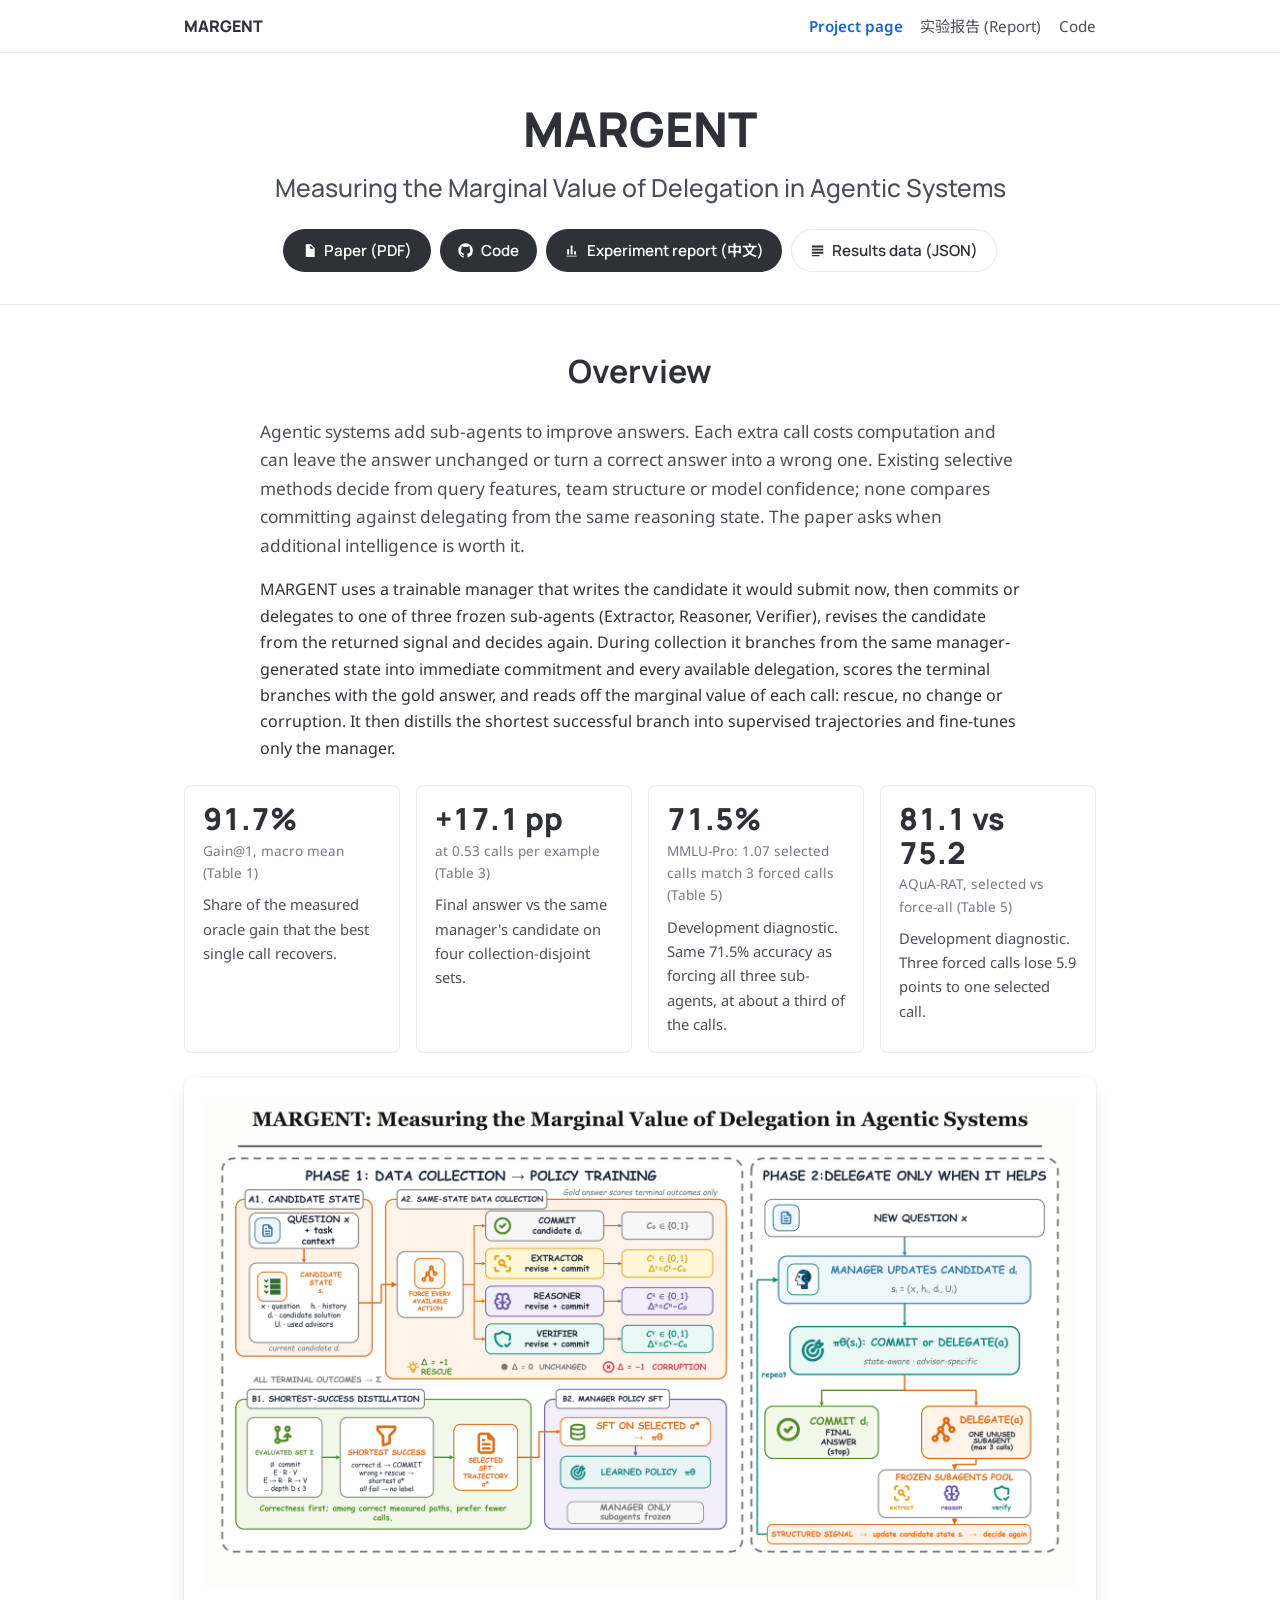
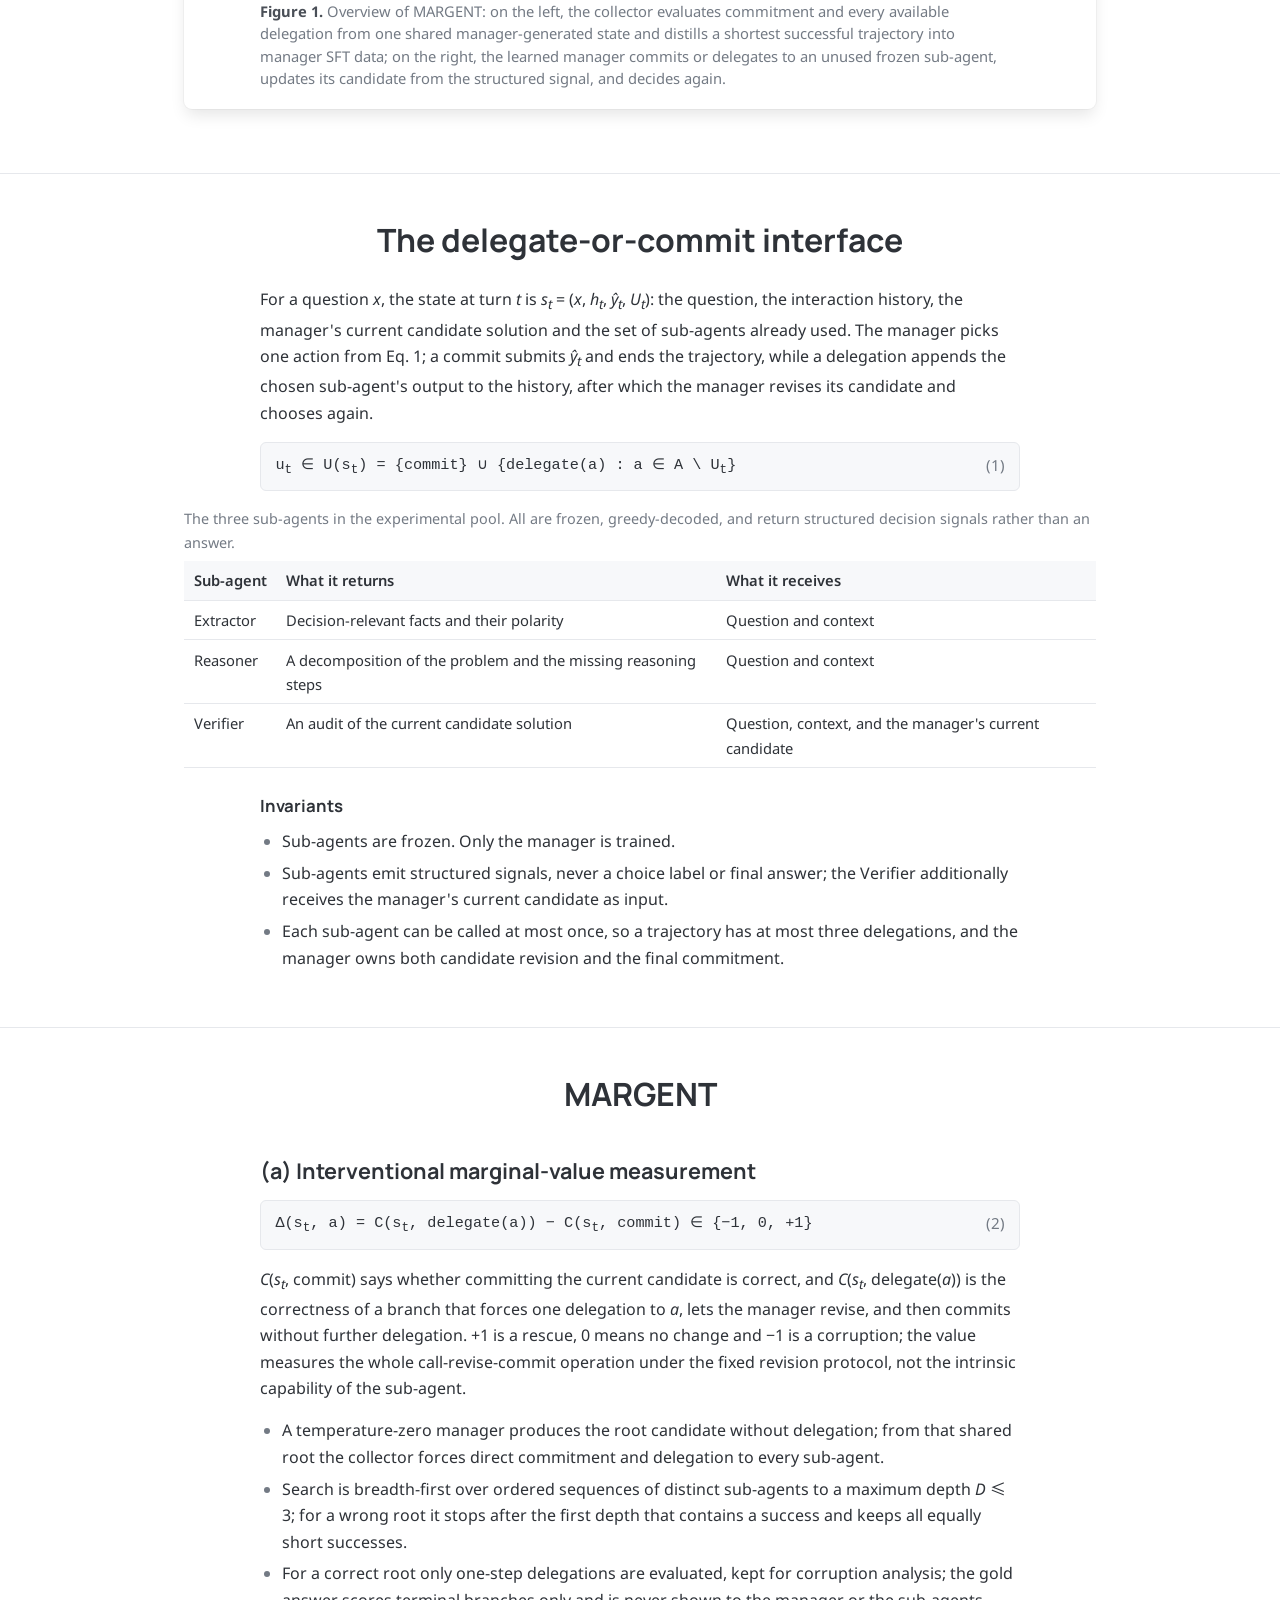
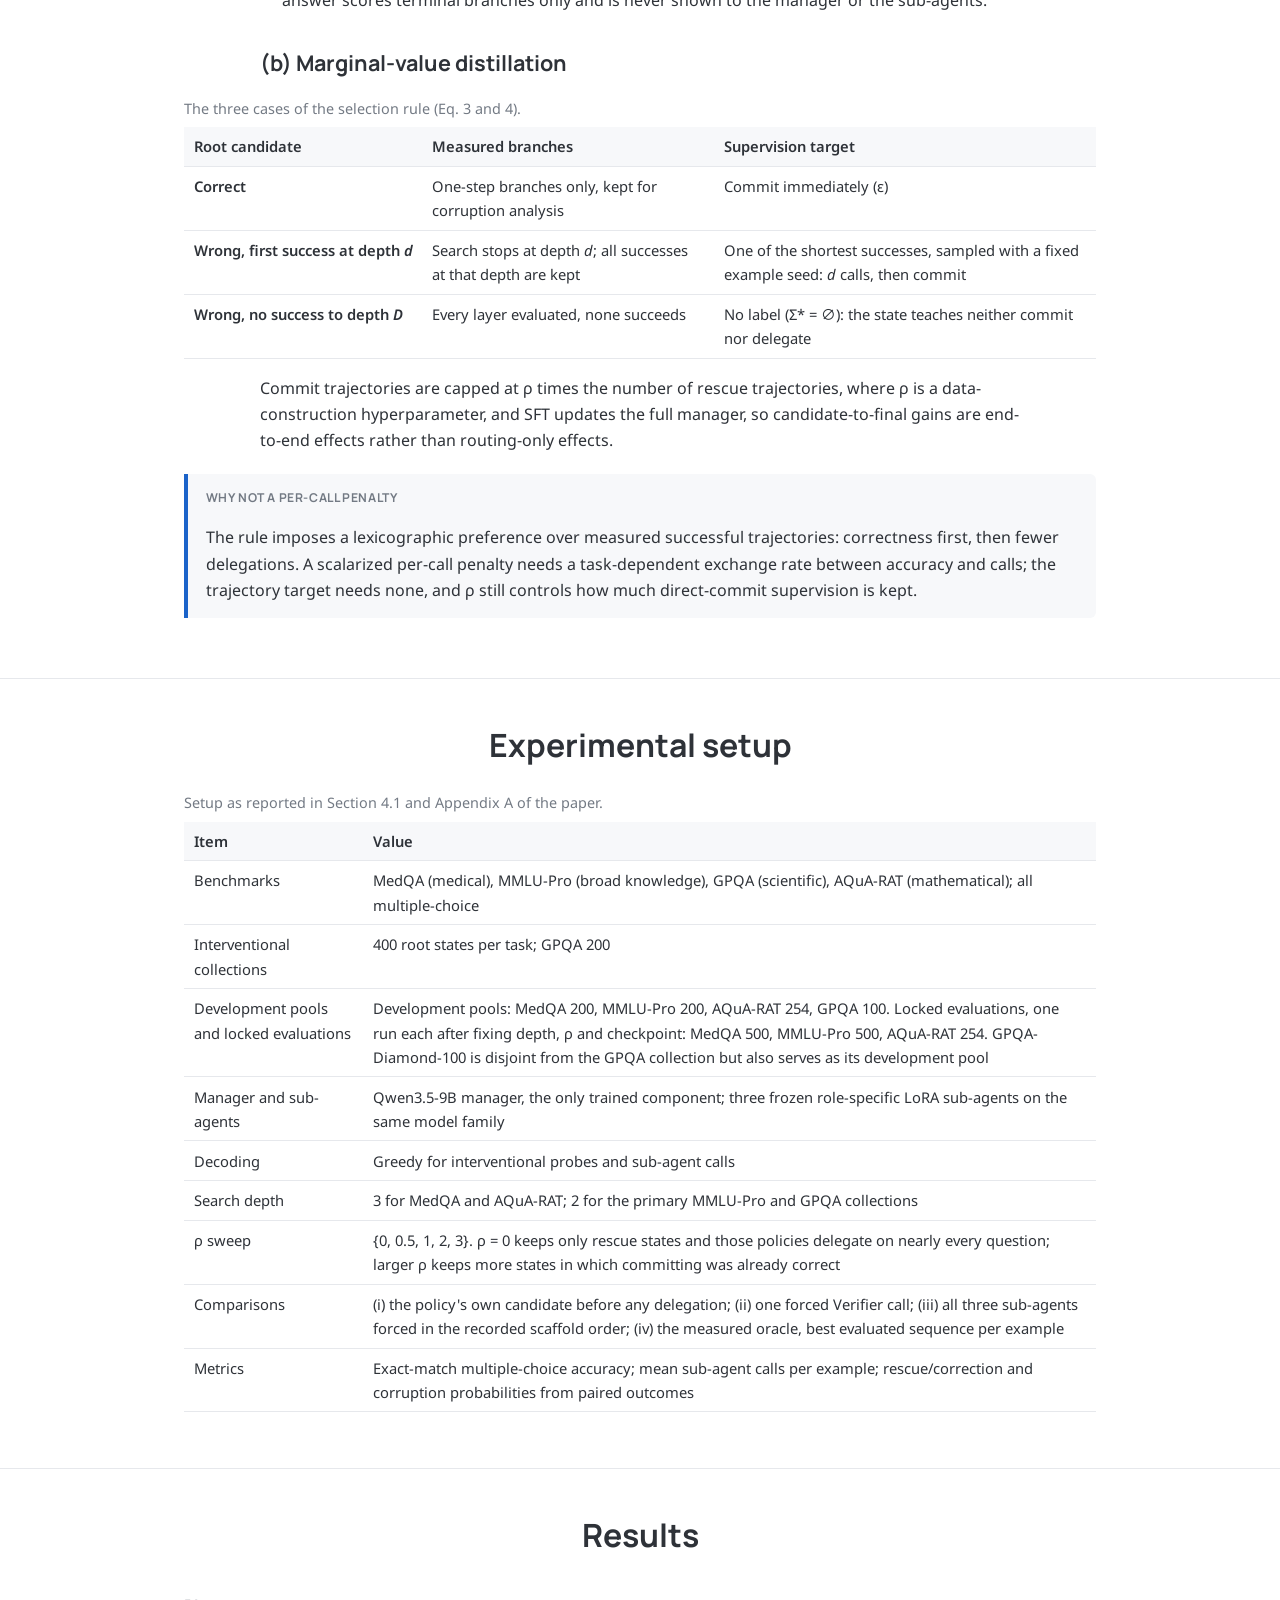
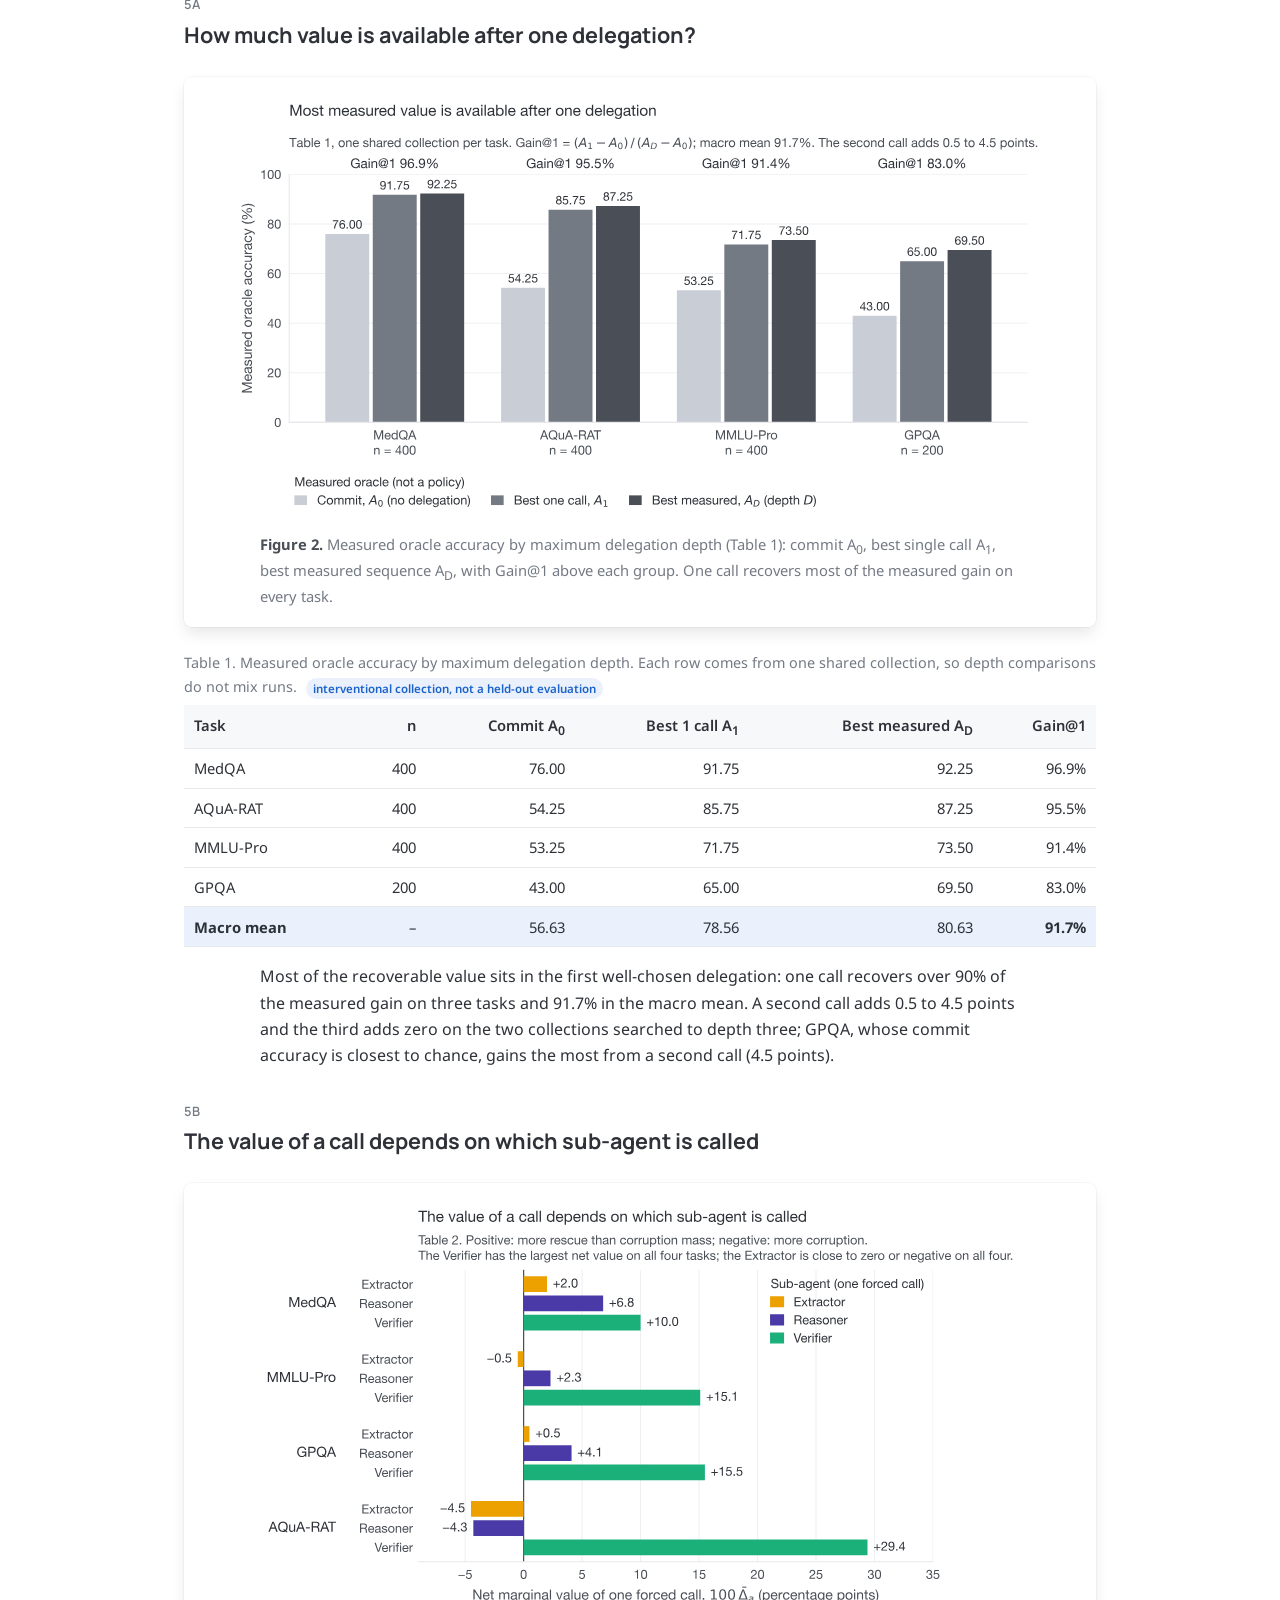
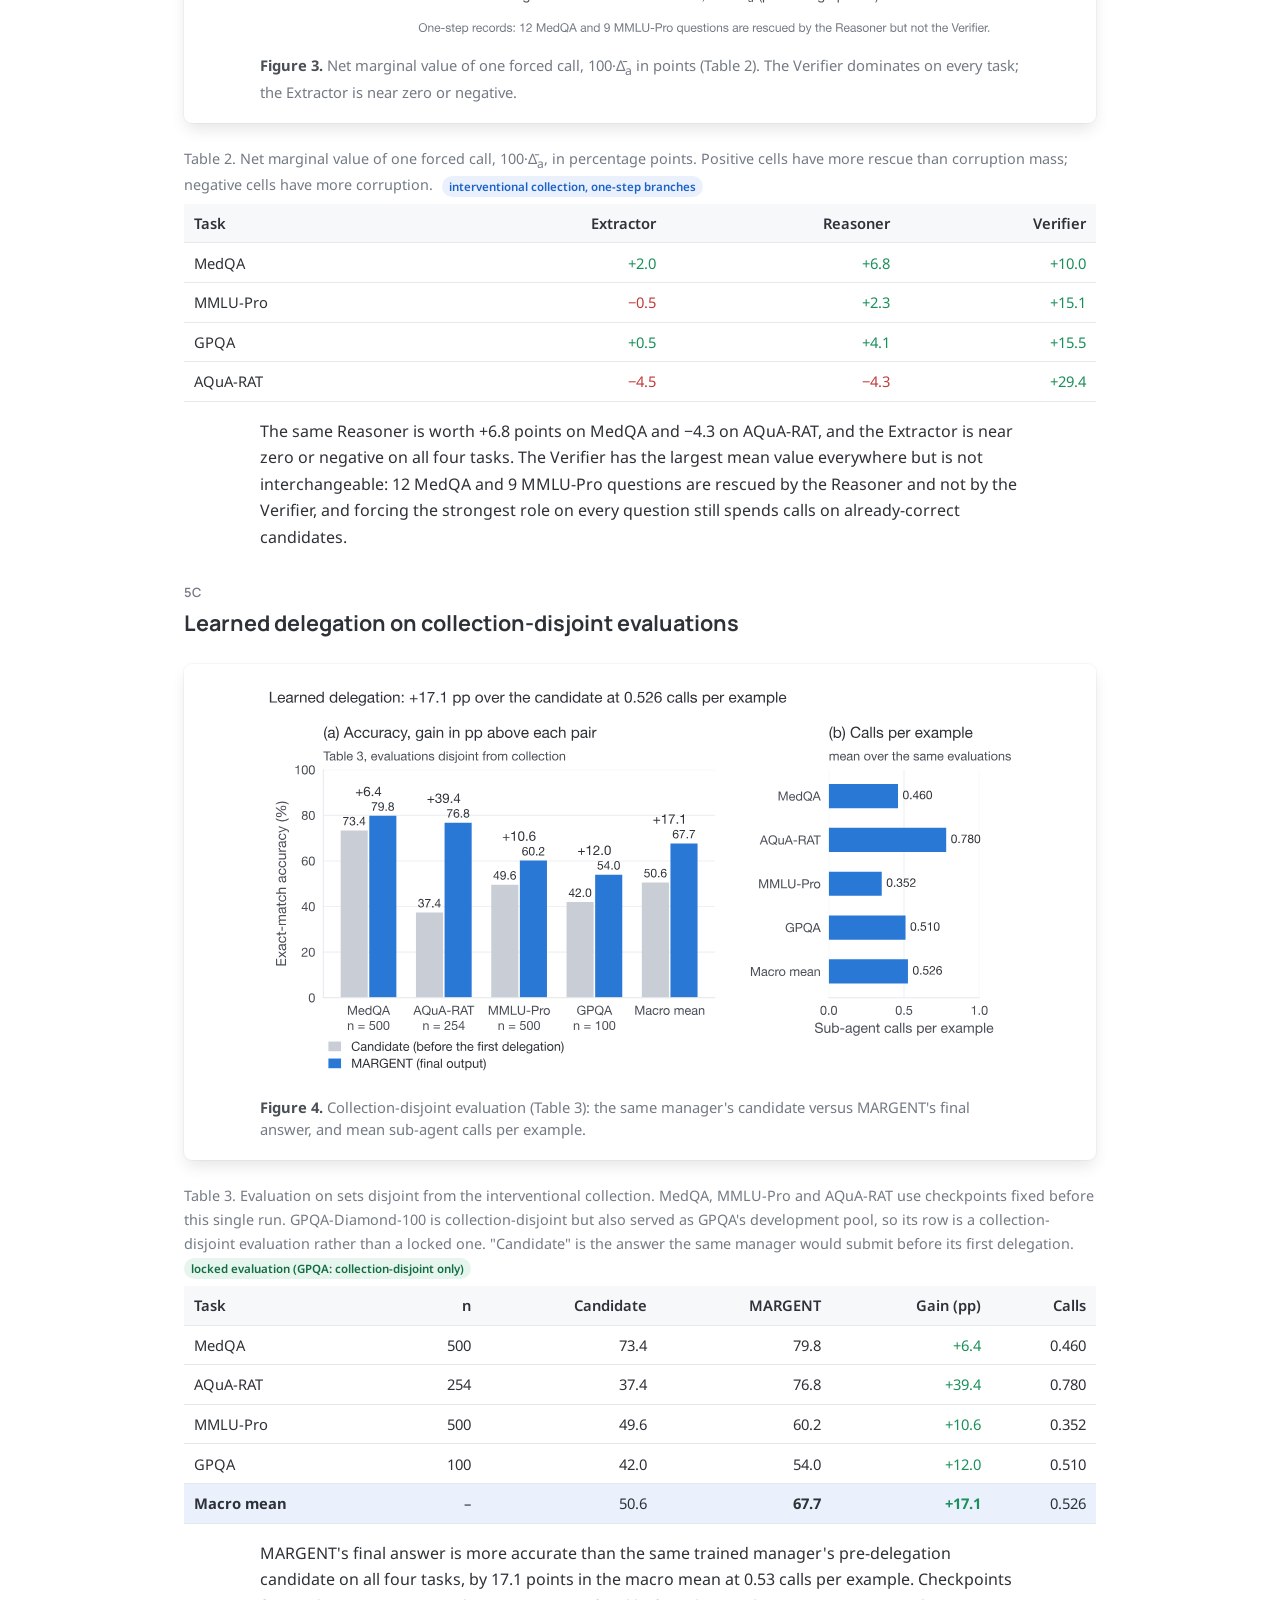
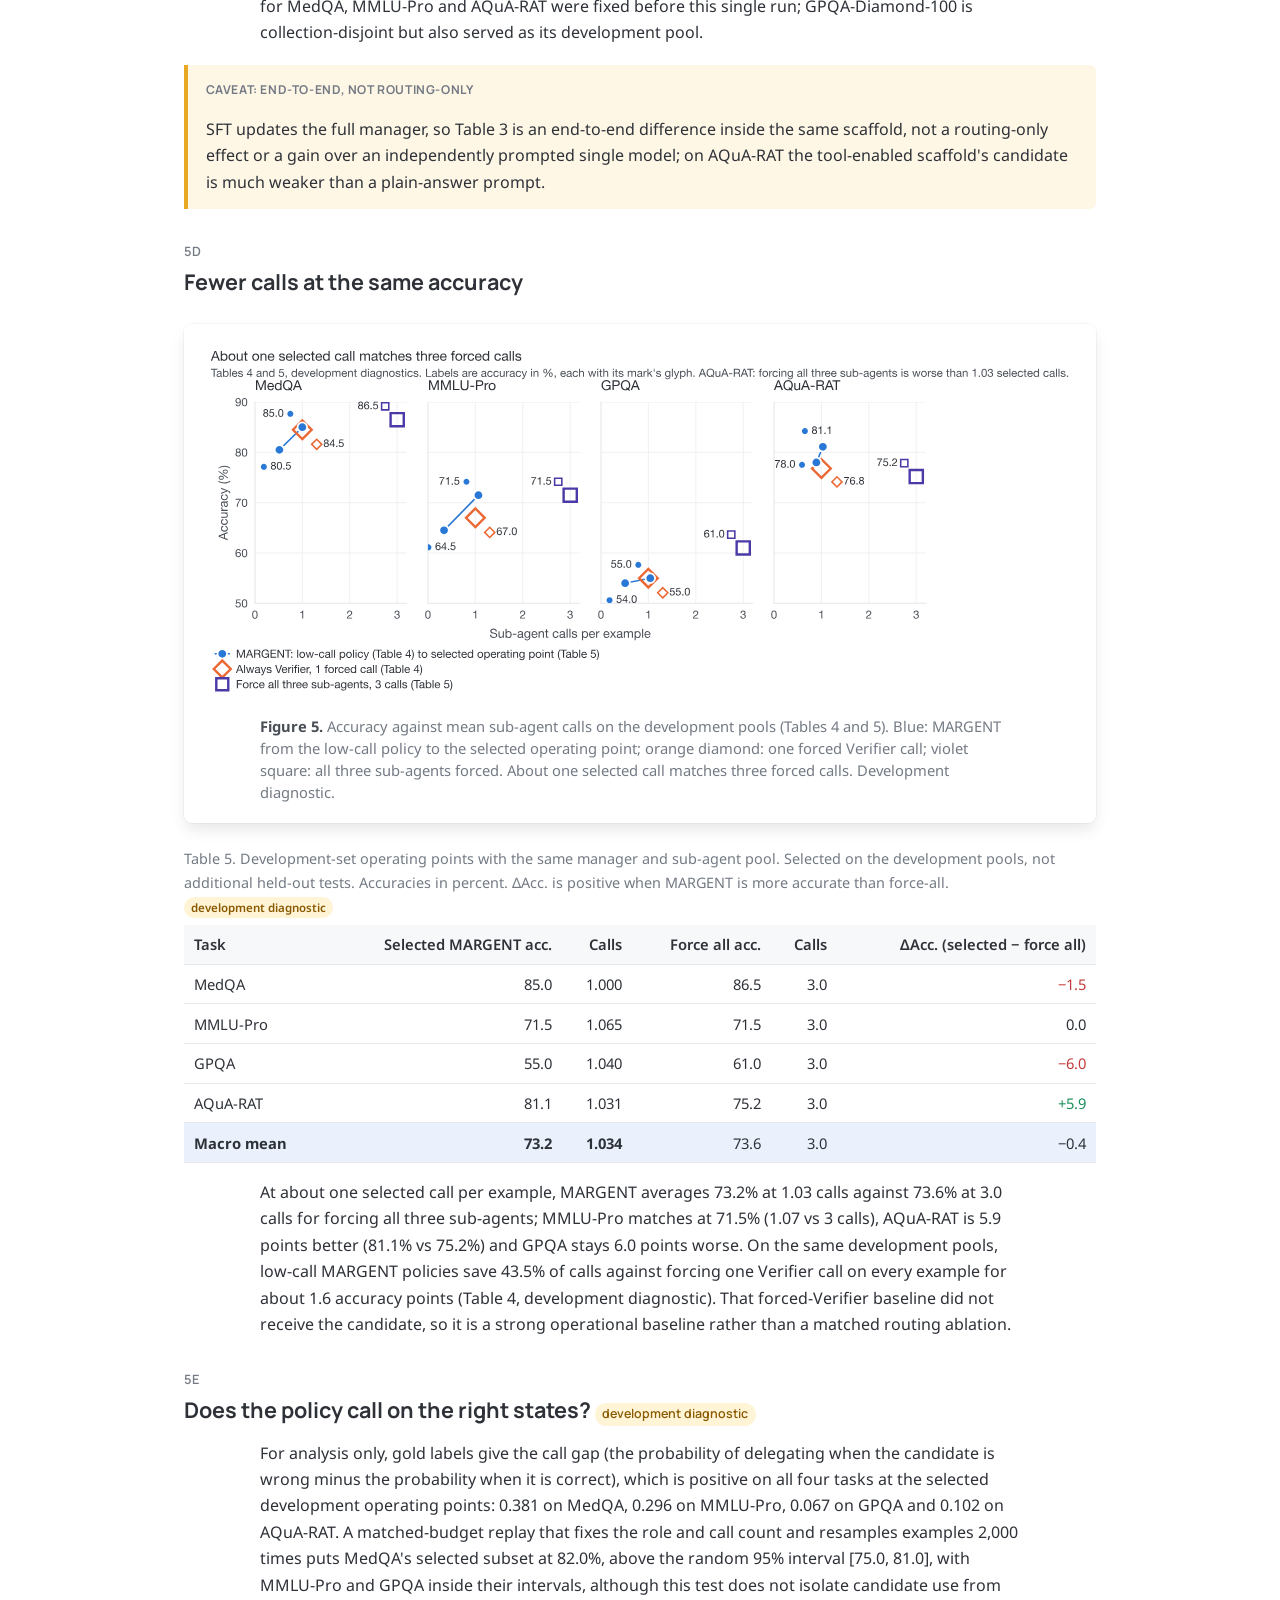
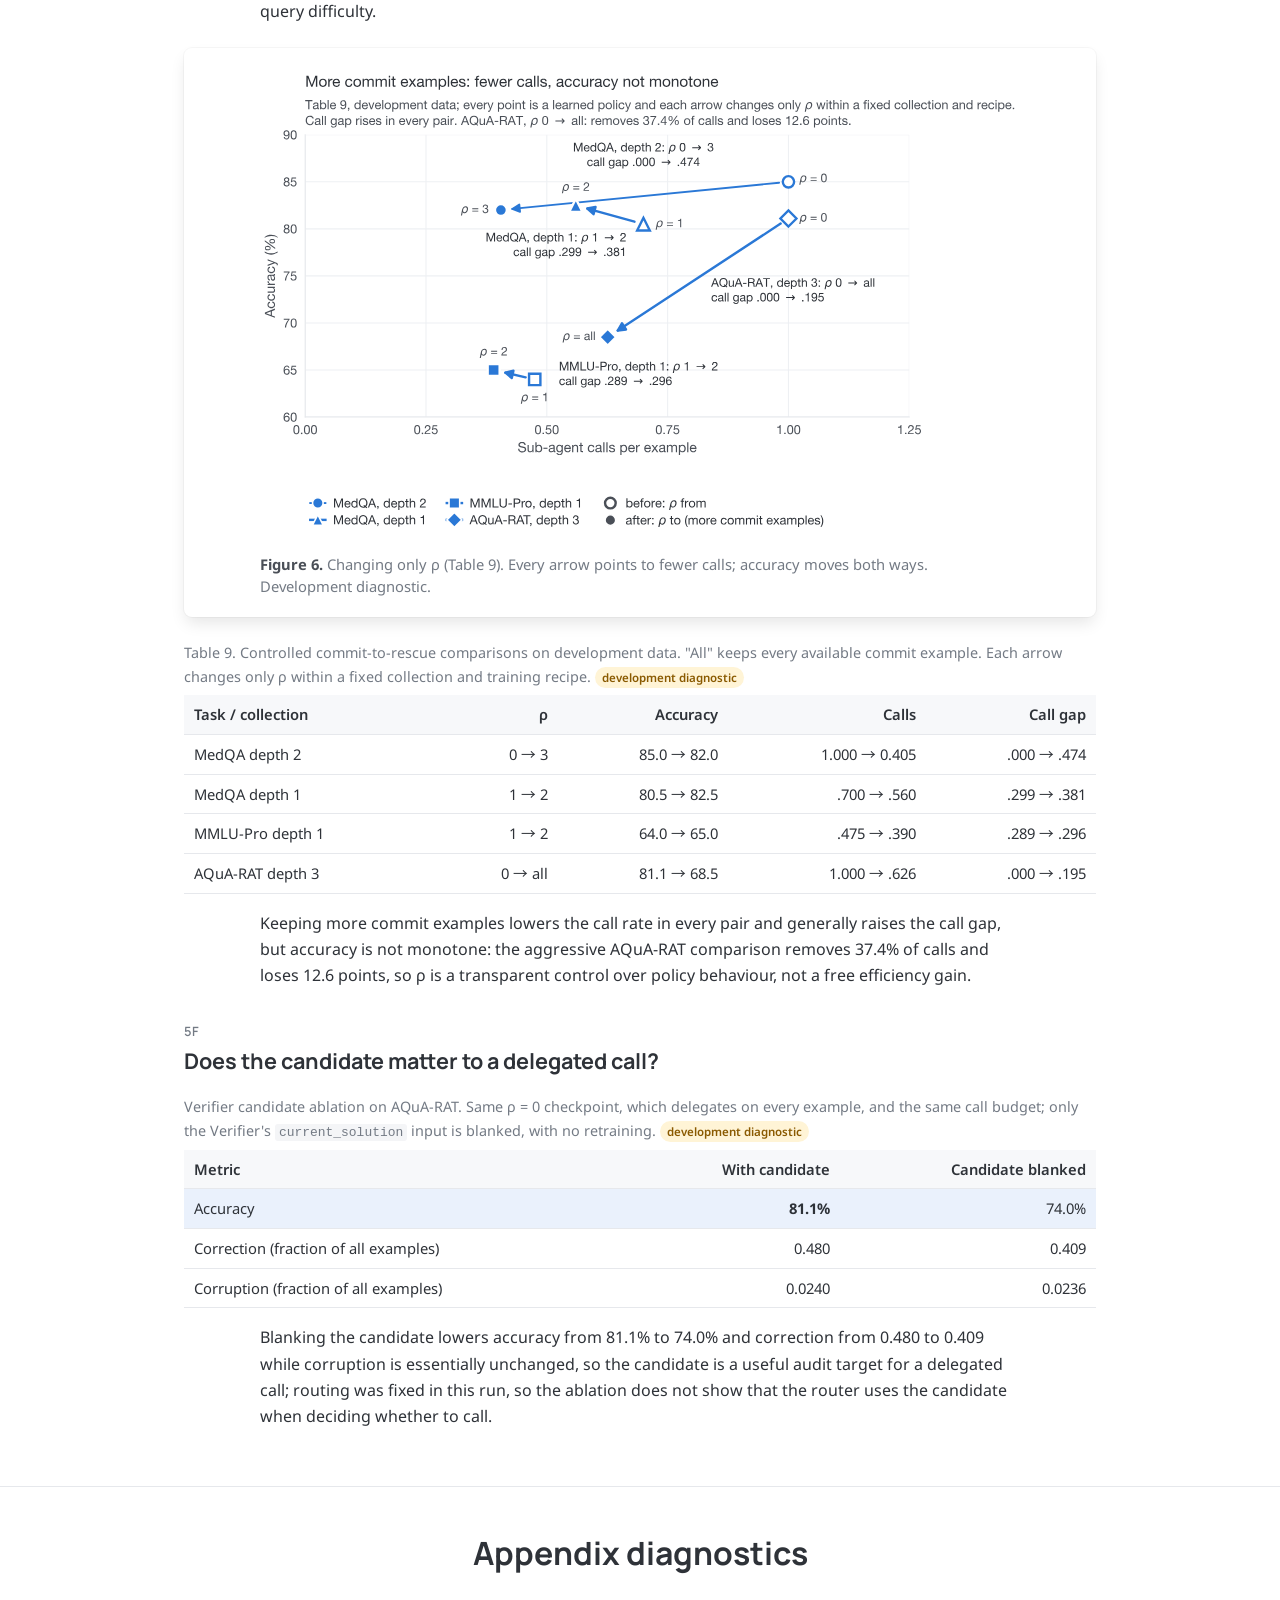
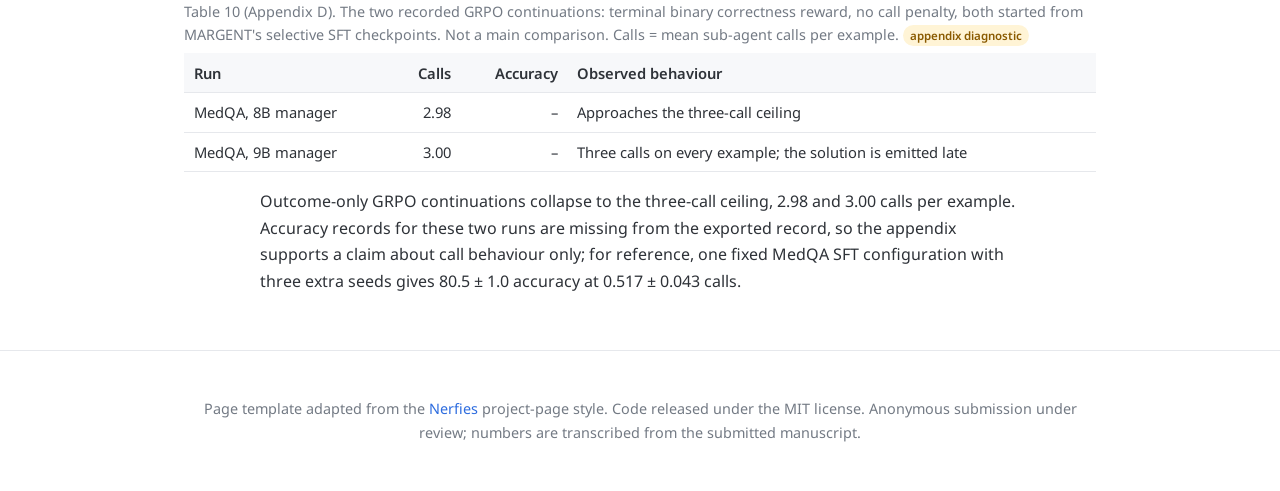
<file: index.html>
<!doctype html>
<html lang="en">
<head>
<meta charset="utf-8">
<meta name="viewport" content="width=device-width, initial-scale=1, viewport-fit=cover">
<title>MARGENT</title>
<meta name="description" content="Project page for MARGENT: a trainable delegate-or-commit framework that measures the marginal value of each sub-agent call from the same manager state and distills the shortest successful branch into supervision. NeurIPS 2026 submission.">
<link rel="preconnect" href="https://fonts.googleapis.com">
<link rel="stylesheet" href="https://fonts.googleapis.com/css2?family=Manrope:wght@500;600;700;800&amp;family=Noto+Sans:wght@400;600;700&amp;family=Noto+Sans+SC:wght@400;500;700&amp;display=swap">
<link rel="stylesheet" href="static/css/style.css">
<link rel="icon" href="data:,">
<style>
  /* page-specific: equation lines, evidence tags on table captions, the three-row example box */
  .eq { font-family: var(--font-mono); font-size: 0.95rem; background: var(--box); border: 1px solid var(--rule); border-radius: 6px; padding: 0.6rem 0.9rem; margin: 0.6rem 0 1rem; overflow-x: auto; }
  .eq .eqno { float: right; color: var(--muted); font-family: var(--font-body); }
  .tag { display: inline-block; padding: 0.1em 0.6em; border-radius: 9999px; font-size: 0.76rem; font-weight: 600; white-space: nowrap; background: var(--accent-soft); color: var(--accent); vertical-align: middle; margin-left: 0.3rem; }
  caption .status, caption .tag { font-size: 0.72rem; }
  .example td:first-child { white-space: nowrap; font-weight: 600; }
  figure.narrow img { max-width: min(620px, 100%); }
  figcaption code, .prose code, td code { overflow-wrap: anywhere; }
  .rq { color: var(--muted); font-weight: 600; font-size: 0.8rem; letter-spacing: 0.05em; text-transform: uppercase; display: block; margin-bottom: 0.1rem; }
</style>
</head>
<body>

<!-- ===== top navigation ===== -->
<nav class="topnav" aria-label="Site">
  <div class="container">
    <a class="brand" href="index.html">MARGENT</a>
    <ul>
      <li><a href="index.html" class="active">Project page</a></li>
      <li><a href="report.html">实验报告 (Report)</a></li>
      <li><a href="https://github.com/Candy26i/MARGENT">Code</a></li>
    </ul>
  </div>
</nav>

<!-- ===== floating table of contents ===== -->
<aside class="toc" aria-label="Table of contents">
  <h4>Contents</h4>
  <ul>
    <li><a href="#overview">Overview</a></li>
    <li><a href="#problem">Delegate or commit</a></li>
    <li><a href="#method">Method</a></li>
    <li><a href="#setup">Experimental setup</a></li>
    <li><a href="#results">Results</a></li>
    <li><a href="#diagnostics">Appendix diagnostics</a></li>
  </ul>
</aside>

<!-- ===== hero ===== -->
<header class="hero">
  <div class="container">
    <h1 class="title">MARGENT</h1>
    <p class="subtitle">Measuring the Marginal Value of Delegation in Agentic Systems</p>
    <div class="links">
      <a class="btn" href="static/MARGENT.pdf">
        <svg viewBox="0 0 24 24" aria-hidden="true"><path d="M6 2h8l6 6v14H6zm7 1.5V9h5.5zM8 12h8v1.5H8zm0 3h8v1.5H8zm0 3h5v1.5H8z"/></svg>
        <span>Paper (PDF)</span>
      </a>
      <a class="btn" href="https://github.com/Candy26i/MARGENT">
        <svg viewBox="0 0 24 24" aria-hidden="true"><path d="M12 .5C5.65.5.5 5.65.5 12c0 5.08 3.29 9.39 7.86 10.91.58.1.79-.25.79-.56v-2.17c-3.2.7-3.87-1.37-3.87-1.37-.52-1.33-1.28-1.69-1.28-1.69-1.05-.71.08-.7.08-.7 1.16.08 1.77 1.19 1.77 1.19 1.03 1.77 2.7 1.26 3.36.96.1-.75.4-1.26.73-1.55-2.55-.29-5.24-1.28-5.24-5.68 0-1.26.45-2.28 1.19-3.09-.12-.29-.52-1.46.11-3.05 0 0 .97-.31 3.18 1.18a11 11 0 0 1 5.79 0c2.2-1.49 3.17-1.18 3.17-1.18.63 1.59.23 2.76.11 3.05.74.81 1.19 1.83 1.19 3.09 0 4.41-2.69 5.38-5.25 5.67.41.36.78 1.06.78 2.14v3.17c0 .31.21.67.8.56A11.5 11.5 0 0 0 23.5 12C23.5 5.65 18.35.5 12 .5z"/></svg>
        <span>Code</span>
      </a>
      <a class="btn" href="report.html">
        <svg viewBox="0 0 24 24" aria-hidden="true"><path d="M4 20h16v1.5H4zM5 10h3v8H5zm5.5-6h3v14h-3zM16 13h3v5h-3z"/></svg>
        <span>Experiment report (中文)</span>
      </a>
      <a class="btn is-light" href="static/data/paper_tables.json">
        <svg viewBox="0 0 24 24" aria-hidden="true"><path d="M3 4h18v3H3zm0 5h18v3H3zm0 5h18v3H3zm0 5h12v2H3z"/></svg>
        <span>Results data (JSON)</span>
      </a>
    </div>
  </div>
</header>

<main>

<!-- ===== 1. Overview ===== -->
<section class="section" id="overview">
  <div class="container">
    <h2>Overview</h2>
    <div class="prose">
      <p class="lead">Agentic systems add sub-agents to improve answers. Each extra call costs computation and can leave the answer unchanged or turn a correct answer into a wrong one. Existing selective methods decide from query features, team structure or model confidence; none compares committing against delegating from the same reasoning state. The paper asks when additional intelligence is worth it.</p>
      <p>MARGENT uses a trainable manager that writes the candidate it would submit now, then commits or delegates to one of three frozen sub-agents (Extractor, Reasoner, Verifier), revises the candidate from the returned signal and decides again. During collection it branches from the same manager-generated state into immediate commitment and every available delegation, scores the terminal branches with the gold answer, and reads off the marginal value of each call: rescue, no change or corruption. It then distills the shortest successful branch into supervised trajectories and fine-tunes only the manager.</p>
    </div>
    <div class="cards">
      <div class="card"><div class="kpi">91.7%</div><div class="kpi-label">Gain@1, macro mean (Table 1)</div><p>Share of the measured oracle gain that the best single call recovers.</p></div>
      <div class="card"><div class="kpi">+17.1 pp</div><div class="kpi-label">at 0.53 calls per example (Table 3)</div><p>Final answer vs the same manager's candidate on four collection-disjoint sets.</p></div>
      <div class="card"><div class="kpi">71.5%</div><div class="kpi-label">MMLU-Pro: 1.07 selected calls match 3 forced calls (Table 5)</div><p>Development diagnostic. Same 71.5% accuracy as forcing all three sub-agents, at about a third of the calls.</p></div>
      <div class="card"><div class="kpi">81.1 vs 75.2</div><div class="kpi-label">AQuA-RAT, selected vs force-all (Table 5)</div><p>Development diagnostic. Three forced calls lose 5.9 points to one selected call.</p></div>
    </div>
    <div class="box">
      <figure>
        <img src="static/images/margent_overview.png" alt="Overview of MARGENT in two halves. Left: from one shared manager-generated state the collector forces commitment and every available delegation, scores each branch, and distills a shortest successful trajectory into manager SFT data. Right: at inference the learned manager commits or delegates to an unused frozen sub-agent, updates its candidate from the returned structured signal, and decides again." width="1800" height="1012">
        <figcaption><b>Figure 1.</b> Overview of MARGENT: on the left, the collector evaluates commitment and every available delegation from one shared manager-generated state and distills a shortest successful trajectory into manager SFT data; on the right, the learned manager commits or delegates to an unused frozen sub-agent, updates its candidate from the structured signal, and decides again.</figcaption>
      </figure>
    </div>
  </div>
</section>

<!-- ===== 2. Delegate-or-commit interface ===== -->
<section class="section" id="problem">
  <div class="container">
    <h2>The delegate-or-commit interface</h2>
    <div class="prose">
      <p>For a question <i>x</i>, the state at turn <i>t</i> is <i>s<sub>t</sub></i> = (<i>x</i>, <i>h<sub>t</sub></i>, <i>ŷ<sub>t</sub></i>, <i>U<sub>t</sub></i>): the question, the interaction history, the manager's current candidate solution and the set of sub-agents already used. The manager picks one action from Eq. 1; a commit submits <i>ŷ<sub>t</sub></i> and ends the trajectory, while a delegation appends the chosen sub-agent's output to the history, after which the manager revises its candidate and chooses again.</p>
      <div class="eq"><span class="eqno">(1)</span>u<sub>t</sub> ∈ U(s<sub>t</sub>) = {commit} ∪ {delegate(a) : a ∈ A \ U<sub>t</sub>}</div>
    </div>
    <div class="table-wrap">
      <table>
        <caption>The three sub-agents in the experimental pool. All are frozen, greedy-decoded, and return structured decision signals rather than an answer.</caption>
        <thead><tr><th>Sub-agent</th><th>What it returns</th><th>What it receives</th></tr></thead>
        <tbody>
          <tr><td>Extractor</td><td>Decision-relevant facts and their polarity</td><td>Question and context</td></tr>
          <tr><td>Reasoner</td><td>A decomposition of the problem and the missing reasoning steps</td><td>Question and context</td></tr>
          <tr><td>Verifier</td><td>An audit of the current candidate solution</td><td>Question, context, and the manager's current candidate</td></tr>
        </tbody>
      </table>
    </div>
    <div class="prose">
      <h4>Invariants</h4>
      <ul>
        <li>Sub-agents are frozen. Only the manager is trained.</li>
        <li>Sub-agents emit structured signals, never a choice label or final answer; the Verifier additionally receives the manager's current candidate as input.</li>
        <li>Each sub-agent can be called at most once, so a trajectory has at most three delegations, and the manager owns both candidate revision and the final commitment.</li>
      </ul>
    </div>
  </div>
</section>

<!-- ===== 3. Method ===== -->
<section class="section" id="method">
  <div class="container">
    <h2>MARGENT</h2>
    <div class="prose">
      <h3>(a) Interventional marginal-value measurement</h3>
      <div class="eq"><span class="eqno">(2)</span>Δ(s<sub>t</sub>, a) = C(s<sub>t</sub>, delegate(a)) − C(s<sub>t</sub>, commit) ∈ {−1, 0, +1}</div>
      <p><i>C</i>(<i>s<sub>t</sub></i>, commit) says whether committing the current candidate is correct, and <i>C</i>(<i>s<sub>t</sub></i>, delegate(<i>a</i>)) is the correctness of a branch that forces one delegation to <i>a</i>, lets the manager revise, and then commits without further delegation. +1 is a rescue, 0 means no change and −1 is a corruption; the value measures the whole call-revise-commit operation under the fixed revision protocol, not the intrinsic capability of the sub-agent.</p>
      <ul>
        <li>A temperature-zero manager produces the root candidate without delegation; from that shared root the collector forces direct commitment and delegation to every sub-agent.</li>
        <li>Search is breadth-first over ordered sequences of distinct sub-agents to a maximum depth <i>D</i> ≤ 3; for a wrong root it stops after the first depth that contains a success and keeps all equally short successes.</li>
        <li>For a correct root only one-step delegations are evaluated, kept for corruption analysis; the gold answer scores terminal branches only and is never shown to the manager or the sub-agents.</li>
      </ul>
      <h3>(b) Marginal-value distillation</h3>
    </div>
    <div class="table-wrap">
      <table class="example">
        <caption>The three cases of the selection rule (Eq. 3 and 4).</caption>
        <thead><tr><th>Root candidate</th><th>Measured branches</th><th>Supervision target</th></tr></thead>
        <tbody>
          <tr><td>Correct</td><td>One-step branches only, kept for corruption analysis</td><td>Commit immediately (ε)</td></tr>
          <tr><td>Wrong, first success at depth <i>d</i></td><td>Search stops at depth <i>d</i>; all successes at that depth are kept</td><td>One of the shortest successes, sampled with a fixed example seed: <i>d</i> calls, then commit</td></tr>
          <tr><td>Wrong, no success to depth <i>D</i></td><td>Every layer evaluated, none succeeds</td><td>No label (Σ* = ∅): the state teaches neither commit nor delegate</td></tr>
        </tbody>
      </table>
    </div>
    <div class="prose">
      <p>Commit trajectories are capped at ρ times the number of rescue trajectories, where ρ is a data-construction hyperparameter, and SFT updates the full manager, so candidate-to-final gains are end-to-end effects rather than routing-only effects.</p>
    </div>
    <div class="callout">
      <span class="label">Why not a per-call penalty</span>
      <p>The rule imposes a lexicographic preference over measured successful trajectories: correctness first, then fewer delegations. A scalarized per-call penalty needs a task-dependent exchange rate between accuracy and calls; the trajectory target needs none, and ρ still controls how much direct-commit supervision is kept.</p>
    </div>
  </div>
</section>

<!-- ===== 4. Setup ===== -->
<section class="section" id="setup">
  <div class="container">
    <h2>Experimental setup</h2>
    <div class="table-wrap">
      <table>
        <caption>Setup as reported in Section 4.1 and Appendix A of the paper.</caption>
        <thead><tr><th>Item</th><th>Value</th></tr></thead>
        <tbody>
          <tr><td>Benchmarks</td><td>MedQA (medical), MMLU-Pro (broad knowledge), GPQA (scientific), AQuA-RAT (mathematical); all multiple-choice</td></tr>
          <tr><td>Interventional collections</td><td>400 root states per task; GPQA 200</td></tr>
          <tr><td>Development pools and locked evaluations</td><td>Development pools: MedQA 200, MMLU-Pro 200, AQuA-RAT 254, GPQA 100. Locked evaluations, one run each after fixing depth, ρ and checkpoint: MedQA 500, MMLU-Pro 500, AQuA-RAT 254. GPQA-Diamond-100 is disjoint from the GPQA collection but also serves as its development pool</td></tr>
          <tr><td>Manager and sub-agents</td><td>Qwen3.5-9B manager, the only trained component; three frozen role-specific LoRA sub-agents on the same model family</td></tr>
          <tr><td>Decoding</td><td>Greedy for interventional probes and sub-agent calls</td></tr>
          <tr><td>Search depth</td><td>3 for MedQA and AQuA-RAT; 2 for the primary MMLU-Pro and GPQA collections</td></tr>
          <tr><td>ρ sweep</td><td>{0, 0.5, 1, 2, 3}. ρ = 0 keeps only rescue states and those policies delegate on nearly every question; larger ρ keeps more states in which committing was already correct</td></tr>
          <tr><td>Comparisons</td><td>(i) the policy's own candidate before any delegation; (ii) one forced Verifier call; (iii) all three sub-agents forced in the recorded scaffold order; (iv) the measured oracle, best evaluated sequence per example</td></tr>
          <tr><td>Metrics</td><td>Exact-match multiple-choice accuracy; mean sub-agent calls per example; rescue/correction and corruption probabilities from paired outcomes</td></tr>
        </tbody>
      </table>
    </div>
  </div>
</section>

<!-- ===== 5. Results ===== -->
<section class="section" id="results">
  <div class="container">
    <h2>Results</h2>

    <h3><span class="rq">5a</span>How much value is available after one delegation?</h3>
    <div class="box">
      <figure>
        <img src="static/images/fig_oracle_depth.svg" alt="Grouped bars per task: commit accuracy, best one-call accuracy and best measured accuracy, with Gain@1 above each group.">
        <figcaption><b>Figure 2.</b> Measured oracle accuracy by maximum delegation depth (Table 1): commit A<sub>0</sub>, best single call A<sub>1</sub>, best measured sequence A<sub>D</sub>, with Gain@1 above each group. One call recovers most of the measured gain on every task.</figcaption>
      </figure>
    </div>
    <div class="table-wrap">
      <table>
        <caption>Table 1. Measured oracle accuracy by maximum delegation depth. Each row comes from one shared collection, so depth comparisons do not mix runs. <span class="tag">interventional collection, not a held-out evaluation</span></caption>
        <thead><tr><th>Task</th><th class="num">n</th><th class="num">Commit A<sub>0</sub></th><th class="num">Best 1 call A<sub>1</sub></th><th class="num">Best measured A<sub>D</sub></th><th class="num">Gain@1</th></tr></thead>
        <tbody>
          <tr><td>MedQA</td><td class="num">400</td><td class="num">76.00</td><td class="num">91.75</td><td class="num">92.25</td><td class="num">96.9%</td></tr>
          <tr><td>AQuA-RAT</td><td class="num">400</td><td class="num">54.25</td><td class="num">85.75</td><td class="num">87.25</td><td class="num">95.5%</td></tr>
          <tr><td>MMLU-Pro</td><td class="num">400</td><td class="num">53.25</td><td class="num">71.75</td><td class="num">73.50</td><td class="num">91.4%</td></tr>
          <tr><td>GPQA</td><td class="num">200</td><td class="num">43.00</td><td class="num">65.00</td><td class="num">69.50</td><td class="num">83.0%</td></tr>
          <tr class="hl"><td><b>Macro mean</b></td><td class="num">–</td><td class="num">56.63</td><td class="num">78.56</td><td class="num">80.63</td><td class="num"><b>91.7%</b></td></tr>
        </tbody>
      </table>
    </div>
    <div class="prose">
      <p>Most of the recoverable value sits in the first well-chosen delegation: one call recovers over 90% of the measured gain on three tasks and 91.7% in the macro mean. A second call adds 0.5 to 4.5 points and the third adds zero on the two collections searched to depth three; GPQA, whose commit accuracy is closest to chance, gains the most from a second call (4.5 points).</p>
    </div>

    <h3><span class="rq">5b</span>The value of a call depends on which sub-agent is called</h3>
    <div class="box">
      <figure>
        <img src="static/images/fig_net_marginal_value.svg" alt="Net marginal value of one forced call for each task and sub-agent, in percentage points around a zero line.">
        <figcaption><b>Figure 3.</b> Net marginal value of one forced call, 100·Δ̄<sub>a</sub> in points (Table 2). The Verifier dominates on every task; the Extractor is near zero or negative.</figcaption>
      </figure>
    </div>
    <div class="table-wrap">
      <table>
        <caption>Table 2. Net marginal value of one forced call, 100·Δ̄<sub>a</sub>, in percentage points. Positive cells have more rescue than corruption mass; negative cells have more corruption. <span class="tag">interventional collection, one-step branches</span></caption>
        <thead><tr><th>Task</th><th class="num">Extractor</th><th class="num">Reasoner</th><th class="num">Verifier</th></tr></thead>
        <tbody>
          <tr><td>MedQA</td><td class="num pos">+2.0</td><td class="num pos">+6.8</td><td class="num pos">+10.0</td></tr>
          <tr><td>MMLU-Pro</td><td class="num neg">−0.5</td><td class="num pos">+2.3</td><td class="num pos">+15.1</td></tr>
          <tr><td>GPQA</td><td class="num pos">+0.5</td><td class="num pos">+4.1</td><td class="num pos">+15.5</td></tr>
          <tr><td>AQuA-RAT</td><td class="num neg">−4.5</td><td class="num neg">−4.3</td><td class="num pos">+29.4</td></tr>
        </tbody>
      </table>
    </div>
    <div class="prose">
      <p>The same Reasoner is worth +6.8 points on MedQA and −4.3 on AQuA-RAT, and the Extractor is near zero or negative on all four tasks. The Verifier has the largest mean value everywhere but is not interchangeable: 12 MedQA and 9 MMLU-Pro questions are rescued by the Reasoner and not by the Verifier, and forcing the strongest role on every question still spends calls on already-correct candidates.</p>
    </div>

    <h3><span class="rq">5c</span>Learned delegation on collection-disjoint evaluations</h3>
    <div class="box">
      <figure>
        <img src="static/images/fig_disjoint_eval.svg" alt="Paired bars per task: candidate accuracy versus MARGENT accuracy on the collection-disjoint sets, and a second panel with calls per example.">
        <figcaption><b>Figure 4.</b> Collection-disjoint evaluation (Table 3): the same manager's candidate versus MARGENT's final answer, and mean sub-agent calls per example.</figcaption>
      </figure>
    </div>
    <div class="table-wrap">
      <table>
        <caption>Table 3. Evaluation on sets disjoint from the interventional collection. MedQA, MMLU-Pro and AQuA-RAT use checkpoints fixed before this single run. GPQA-Diamond-100 is collection-disjoint but also served as GPQA's development pool, so its row is a collection-disjoint evaluation rather than a locked one. "Candidate" is the answer the same manager would submit before its first delegation. <span class="status ok">locked evaluation (GPQA: collection-disjoint only)</span></caption>
        <thead><tr><th>Task</th><th class="num">n</th><th class="num">Candidate</th><th class="num">MARGENT</th><th class="num">Gain (pp)</th><th class="num">Calls</th></tr></thead>
        <tbody>
          <tr><td>MedQA</td><td class="num">500</td><td class="num">73.4</td><td class="num">79.8</td><td class="num pos">+6.4</td><td class="num">0.460</td></tr>
          <tr><td>AQuA-RAT</td><td class="num">254</td><td class="num">37.4</td><td class="num">76.8</td><td class="num pos">+39.4</td><td class="num">0.780</td></tr>
          <tr><td>MMLU-Pro</td><td class="num">500</td><td class="num">49.6</td><td class="num">60.2</td><td class="num pos">+10.6</td><td class="num">0.352</td></tr>
          <tr><td>GPQA</td><td class="num">100</td><td class="num">42.0</td><td class="num">54.0</td><td class="num pos">+12.0</td><td class="num">0.510</td></tr>
          <tr class="hl"><td><b>Macro mean</b></td><td class="num">–</td><td class="num">50.6</td><td class="num"><b>67.7</b></td><td class="num pos"><b>+17.1</b></td><td class="num">0.526</td></tr>
        </tbody>
      </table>
    </div>
    <div class="prose">
      <p>MARGENT's final answer is more accurate than the same trained manager's pre-delegation candidate on all four tasks, by 17.1 points in the macro mean at 0.53 calls per example. Checkpoints for MedQA, MMLU-Pro and AQuA-RAT were fixed before this single run; GPQA-Diamond-100 is collection-disjoint but also served as its development pool.</p>
    </div>
    <div class="callout warn">
      <span class="label">Caveat: end-to-end, not routing-only</span>
      <p>SFT updates the full manager, so Table 3 is an end-to-end difference inside the same scaffold, not a routing-only effect or a gain over an independently prompted single model; on AQuA-RAT the tool-enabled scaffold's candidate is much weaker than a plain-answer prompt.</p>
    </div>

    <h3><span class="rq">5d</span>Fewer calls at the same accuracy</h3>
    <div class="box">
      <figure>
        <img src="static/images/fig_accuracy_vs_calls.svg" alt="Four panels, one per task, plotting accuracy against calls per example for the low-call and selected MARGENT points, one forced Verifier call and all three sub-agents forced.">
        <figcaption><b>Figure 5.</b> Accuracy against mean sub-agent calls on the development pools (Tables 4 and 5). Blue: MARGENT from the low-call policy to the selected operating point; orange diamond: one forced Verifier call; violet square: all three sub-agents forced. About one selected call matches three forced calls. Development diagnostic.</figcaption>
      </figure>
    </div>
    <div class="table-wrap">
      <table>
        <caption>Table 5. Development-set operating points with the same manager and sub-agent pool. Selected on the development pools, not additional held-out tests. Accuracies in percent. ΔAcc. is positive when MARGENT is more accurate than force-all. <span class="status weak">development diagnostic</span></caption>
        <thead><tr><th>Task</th><th class="num">Selected MARGENT acc.</th><th class="num">Calls</th><th class="num">Force all acc.</th><th class="num">Calls</th><th class="num">ΔAcc. (selected − force all)</th></tr></thead>
        <tbody>
          <tr><td>MedQA</td><td class="num">85.0</td><td class="num">1.000</td><td class="num">86.5</td><td class="num">3.0</td><td class="num neg">−1.5</td></tr>
          <tr><td>MMLU-Pro</td><td class="num">71.5</td><td class="num">1.065</td><td class="num">71.5</td><td class="num">3.0</td><td class="num">0.0</td></tr>
          <tr><td>GPQA</td><td class="num">55.0</td><td class="num">1.040</td><td class="num">61.0</td><td class="num">3.0</td><td class="num neg">−6.0</td></tr>
          <tr><td>AQuA-RAT</td><td class="num">81.1</td><td class="num">1.031</td><td class="num">75.2</td><td class="num">3.0</td><td class="num pos">+5.9</td></tr>
          <tr class="hl"><td><b>Macro mean</b></td><td class="num"><b>73.2</b></td><td class="num"><b>1.034</b></td><td class="num">73.6</td><td class="num">3.0</td><td class="num">−0.4</td></tr>
        </tbody>
      </table>
    </div>
    <div class="prose">
      <p>At about one selected call per example, MARGENT averages 73.2% at 1.03 calls against 73.6% at 3.0 calls for forcing all three sub-agents; MMLU-Pro matches at 71.5% (1.07 vs 3 calls), AQuA-RAT is 5.9 points better (81.1% vs 75.2%) and GPQA stays 6.0 points worse. On the same development pools, low-call MARGENT policies save 43.5% of calls against forcing one Verifier call on every example for about 1.6 accuracy points (Table 4, development diagnostic). That forced-Verifier baseline did not receive the candidate, so it is a strong operational baseline rather than a matched routing ablation.</p>
    </div>

    <h3><span class="rq">5e</span>Does the policy call on the right states? <span class="status weak">development diagnostic</span></h3>
    <div class="prose">
      <p>For analysis only, gold labels give the call gap (the probability of delegating when the candidate is wrong minus the probability when it is correct), which is positive on all four tasks at the selected development operating points: 0.381 on MedQA, 0.296 on MMLU-Pro, 0.067 on GPQA and 0.102 on AQuA-RAT. A matched-budget replay that fixes the role and call count and resamples examples 2,000 times puts MedQA's selected subset at 82.0%, above the random 95% interval [75.0, 81.0], with MMLU-Pro and GPQA inside their intervals, although this test does not isolate candidate use from query difficulty.</p>
    </div>
    <div class="box">
      <figure>
        <img src="static/images/fig_rho_sweep.svg" alt="Arrows in the calls-versus-accuracy plane, one per comparison in Table 9, each from the lower to the higher commit-to-rescue ratio.">
        <figcaption><b>Figure 6.</b> Changing only ρ (Table 9). Every arrow points to fewer calls; accuracy moves both ways. Development diagnostic.</figcaption>
      </figure>
    </div>
    <div class="table-wrap">
      <table>
        <caption>Table 9. Controlled commit-to-rescue comparisons on development data. "All" keeps every available commit example. Each arrow changes only ρ within a fixed collection and training recipe. <span class="status weak">development diagnostic</span></caption>
        <thead><tr><th>Task / collection</th><th class="num">ρ</th><th class="num">Accuracy</th><th class="num">Calls</th><th class="num">Call gap</th></tr></thead>
        <tbody>
          <tr><td>MedQA depth 2</td><td class="num">0 → 3</td><td class="num">85.0 → 82.0</td><td class="num">1.000 → 0.405</td><td class="num">.000 → .474</td></tr>
          <tr><td>MedQA depth 1</td><td class="num">1 → 2</td><td class="num">80.5 → 82.5</td><td class="num">.700 → .560</td><td class="num">.299 → .381</td></tr>
          <tr><td>MMLU-Pro depth 1</td><td class="num">1 → 2</td><td class="num">64.0 → 65.0</td><td class="num">.475 → .390</td><td class="num">.289 → .296</td></tr>
          <tr><td>AQuA-RAT depth 3</td><td class="num">0 → all</td><td class="num">81.1 → 68.5</td><td class="num">1.000 → .626</td><td class="num">.000 → .195</td></tr>
        </tbody>
      </table>
    </div>
    <div class="prose">
      <p>Keeping more commit examples lowers the call rate in every pair and generally raises the call gap, but accuracy is not monotone: the aggressive AQuA-RAT comparison removes 37.4% of calls and loses 12.6 points, so ρ is a transparent control over policy behaviour, not a free efficiency gain.</p>
    </div>

    <h3><span class="rq">5f</span>Does the candidate matter to a delegated call?</h3>
    <div class="table-wrap">
      <table>
        <caption>Verifier candidate ablation on AQuA-RAT. Same ρ = 0 checkpoint, which delegates on every example, and the same call budget; only the Verifier's <code>current_solution</code> input is blanked, with no retraining. <span class="status weak">development diagnostic</span></caption>
        <thead><tr><th>Metric</th><th class="num">With candidate</th><th class="num">Candidate blanked</th></tr></thead>
        <tbody>
          <tr class="hl"><td>Accuracy</td><td class="num"><b>81.1%</b></td><td class="num">74.0%</td></tr>
          <tr><td>Correction (fraction of all examples)</td><td class="num">0.480</td><td class="num">0.409</td></tr>
          <tr><td>Corruption (fraction of all examples)</td><td class="num">0.0240</td><td class="num">0.0236</td></tr>
        </tbody>
      </table>
    </div>
    <div class="prose">
      <p>Blanking the candidate lowers accuracy from 81.1% to 74.0% and correction from 0.480 to 0.409 while corruption is essentially unchanged, so the candidate is a useful audit target for a delegated call; routing was fixed in this run, so the ablation does not show that the router uses the candidate when deciding whether to call.</p>
    </div>
  </div>
</section>

<!-- ===== 6. Appendix diagnostics ===== -->
<section class="section" id="diagnostics">
  <div class="container">
    <h2>Appendix diagnostics</h2>
    <div class="table-wrap">
      <table>
        <caption>Table 10 (Appendix D). The two recorded GRPO continuations: terminal binary correctness reward, no call penalty, both started from MARGENT's selective SFT checkpoints. Not a main comparison. Calls = mean sub-agent calls per example. <span class="status weak">appendix diagnostic</span></caption>
        <thead><tr><th>Run</th><th class="num">Calls</th><th class="num">Accuracy</th><th>Observed behaviour</th></tr></thead>
        <tbody>
          <tr><td>MedQA, 8B manager</td><td class="num">2.98</td><td class="num">–</td><td>Approaches the three-call ceiling</td></tr>
          <tr><td>MedQA, 9B manager</td><td class="num">3.00</td><td class="num">–</td><td>Three calls on every example; the solution is emitted late</td></tr>
        </tbody>
      </table>
    </div>
    <div class="prose">
      <p>Outcome-only GRPO continuations collapse to the three-call ceiling, 2.98 and 3.00 calls per example. Accuracy records for these two runs are missing from the exported record, so the appendix supports a claim about call behaviour only; for reference, one fixed MedQA SFT configuration with three extra seeds gives 80.5 ± 1.0 accuracy at 0.517 ± 0.043 calls.</p>
    </div>
  </div>
</section>

</main>

<footer class="footer">
  <div class="container">
    <p>Page template adapted from the <a href="https://nerfies.github.io/">Nerfies</a> project-page style. Code released under the MIT license. Anonymous submission under review; numbers are transcribed from the submitted manuscript.</p>
  </div>
</footer>

</body>
</html>
</file>
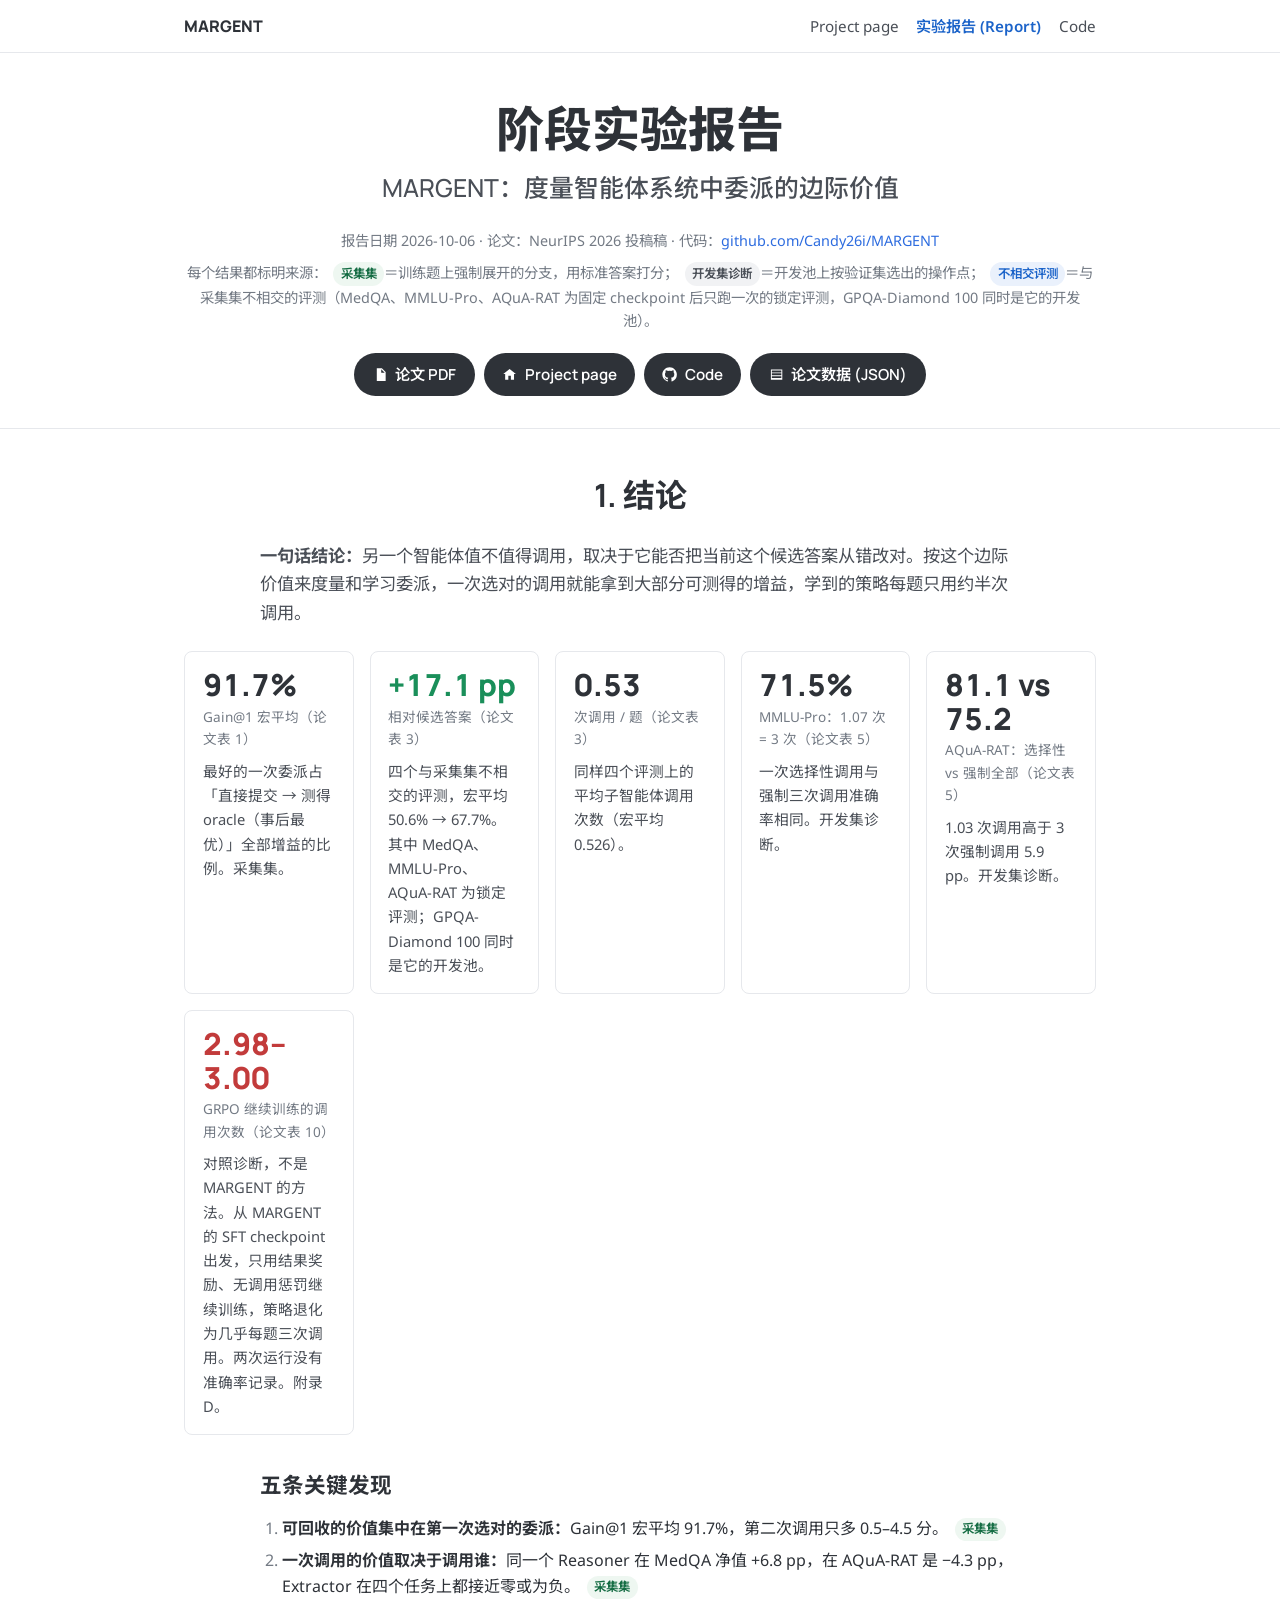
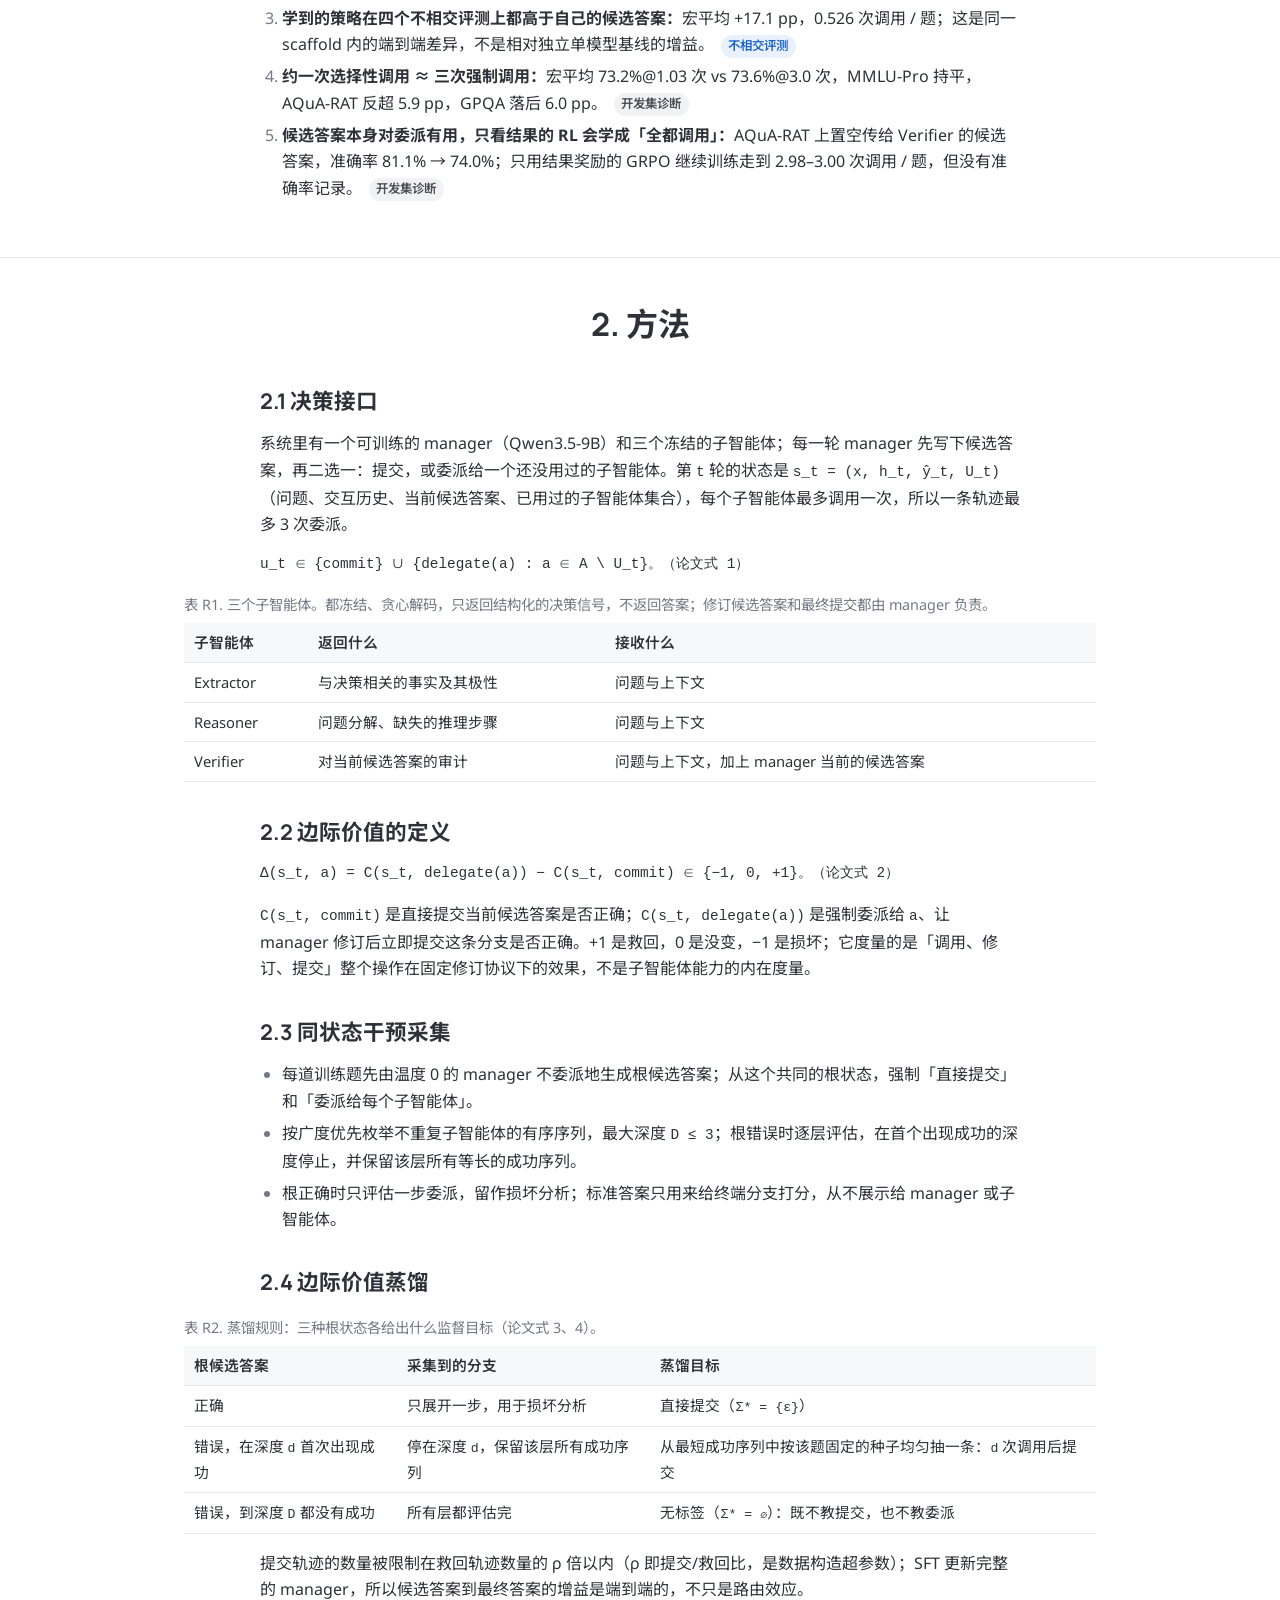
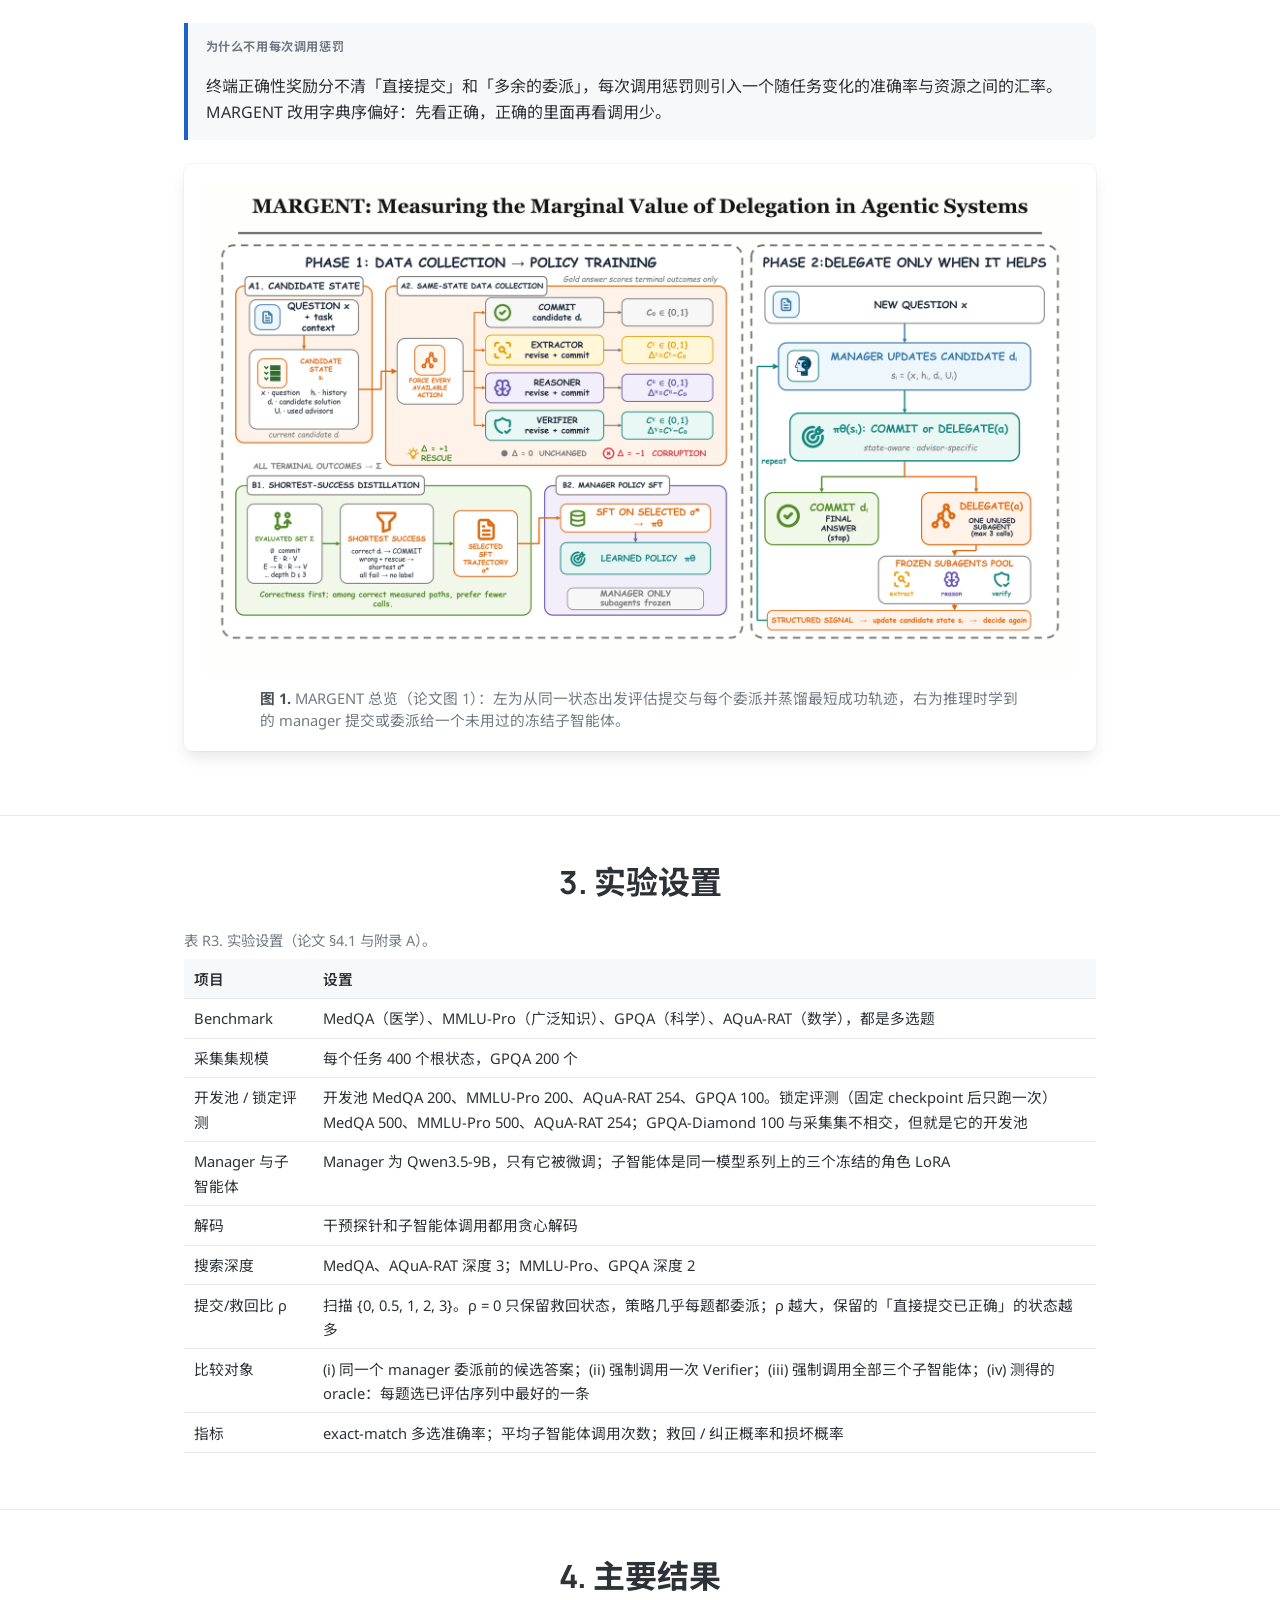
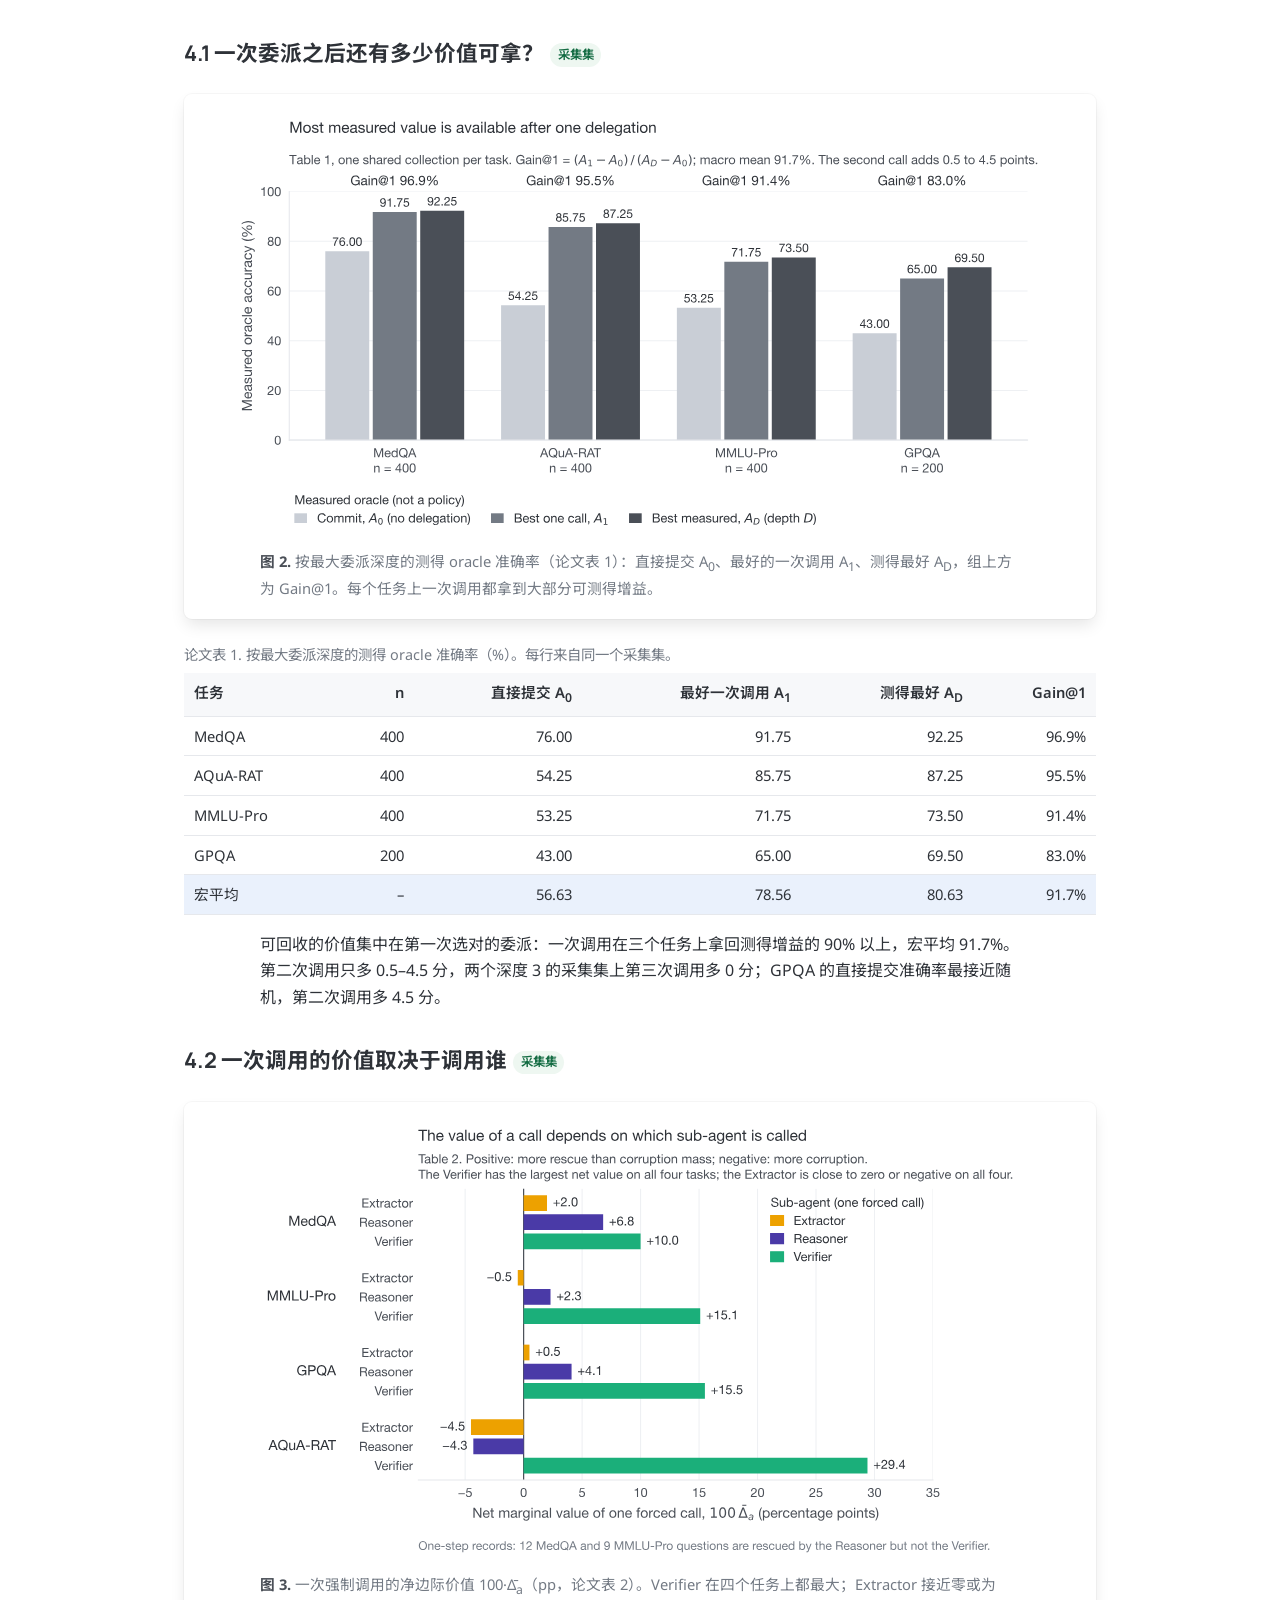
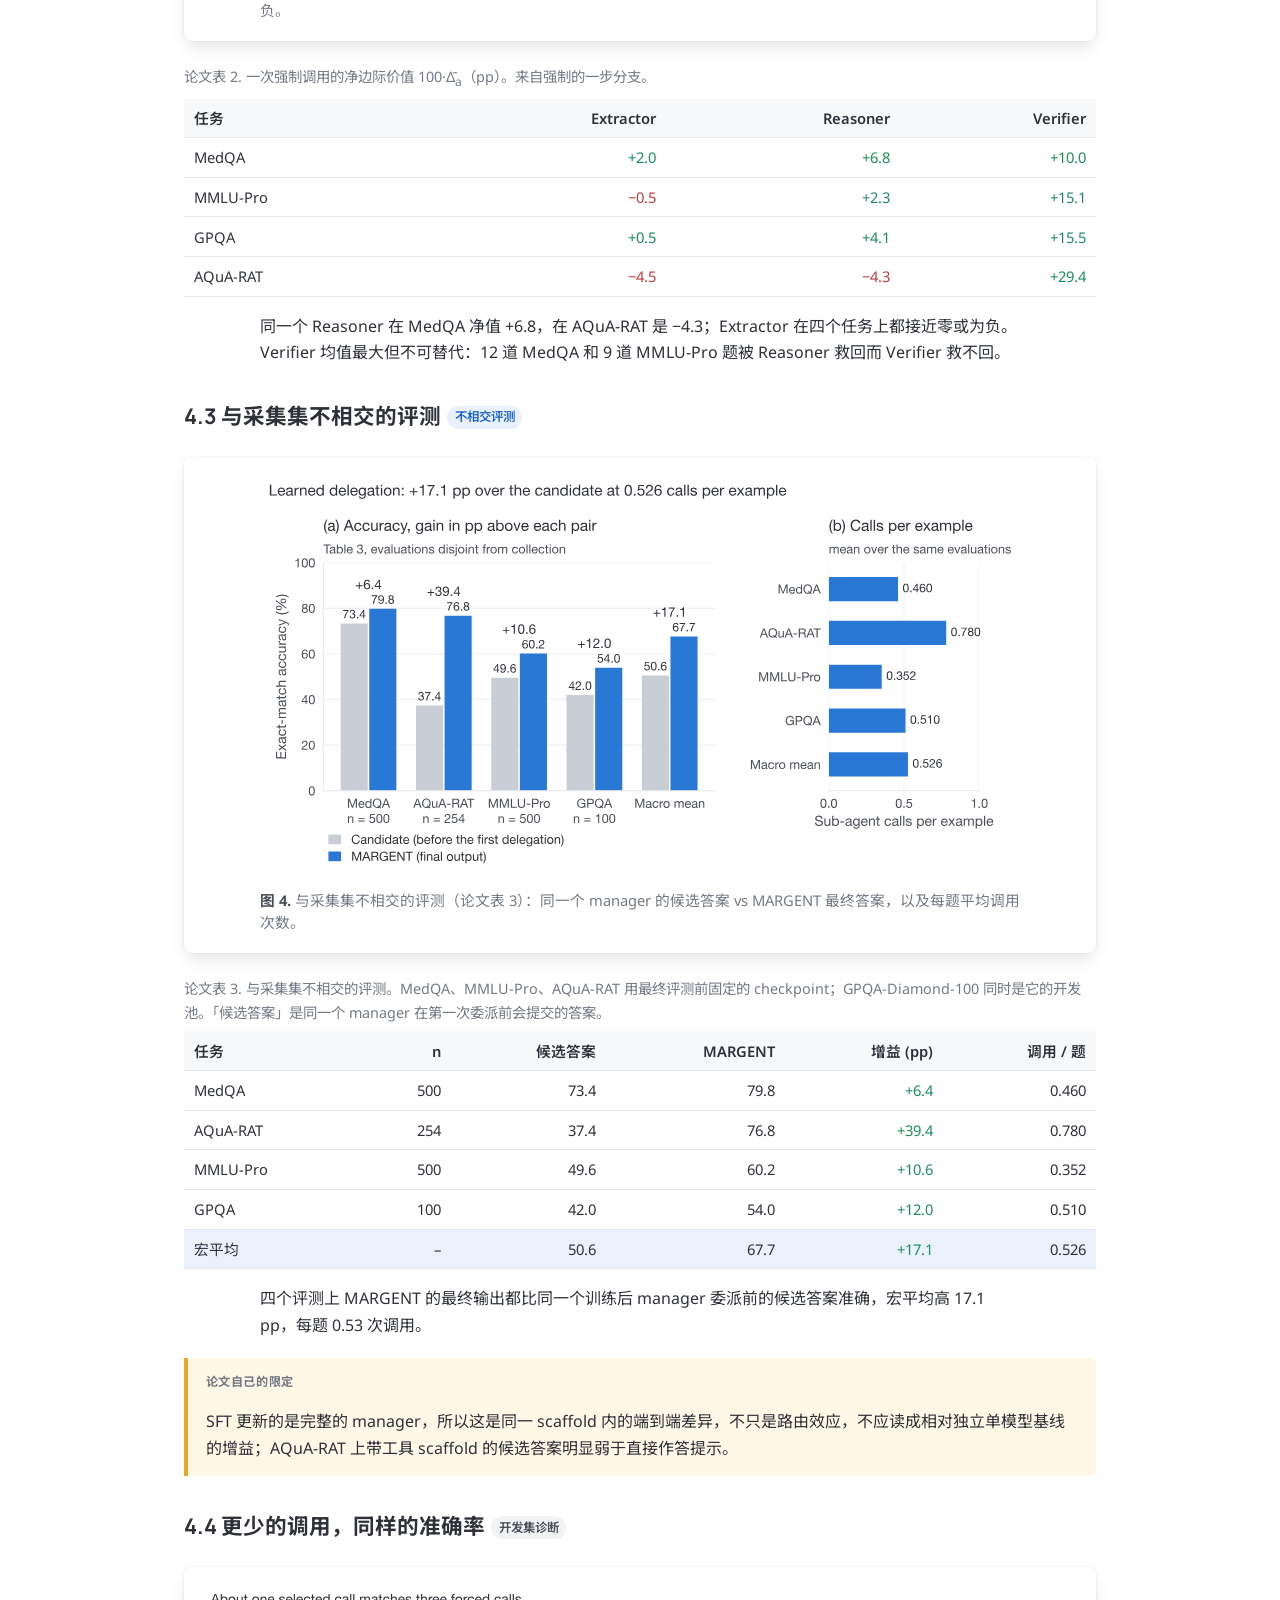
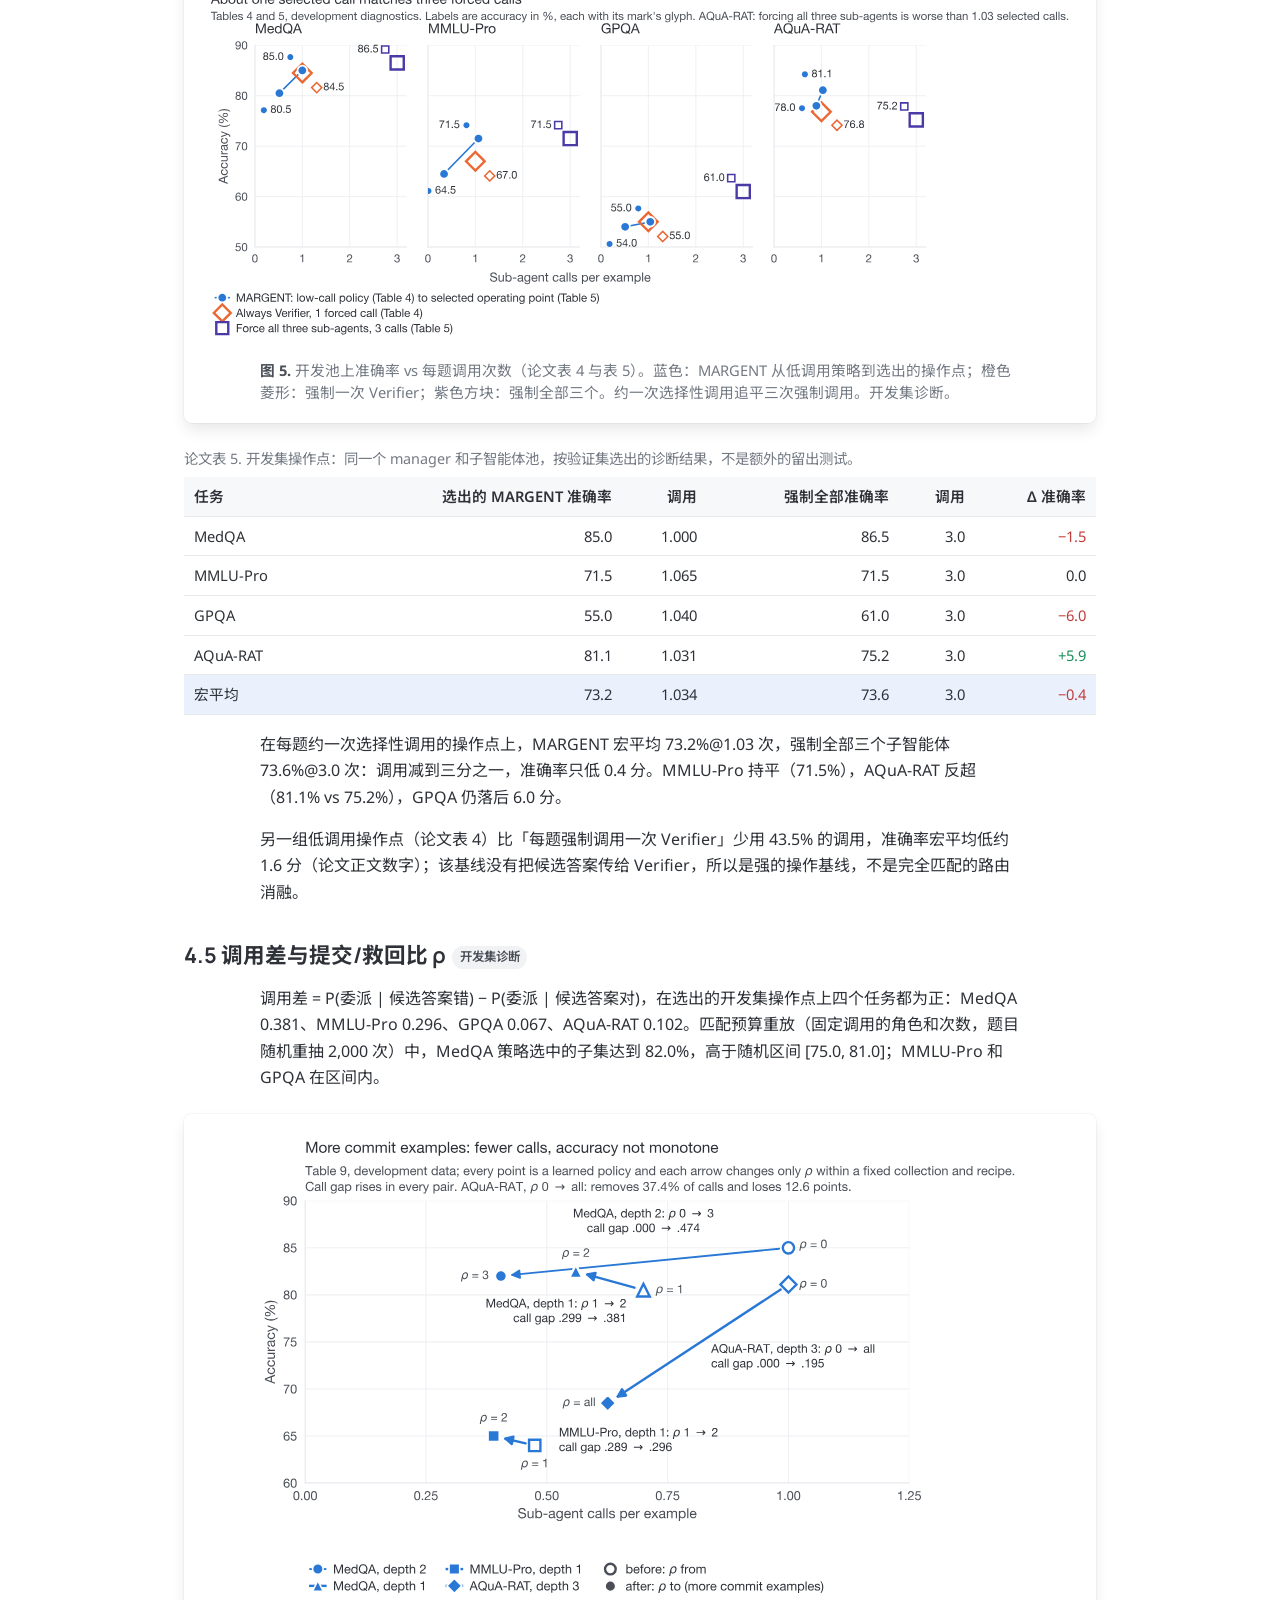
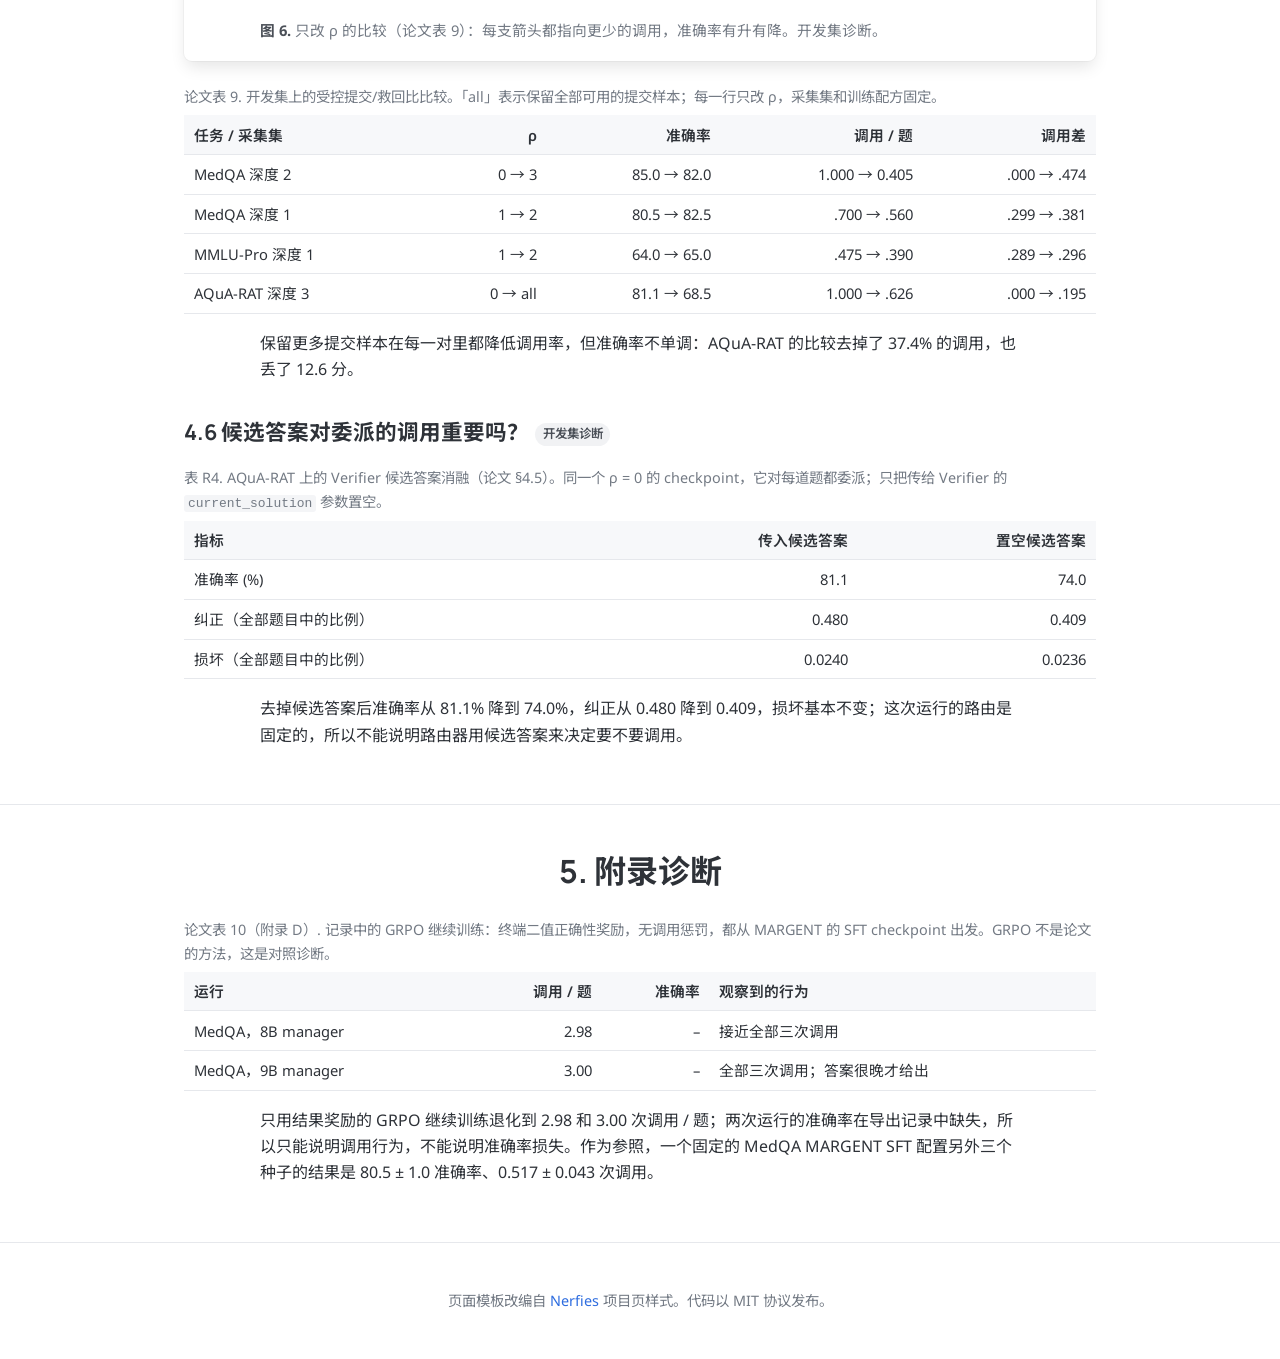
<file: report.html>
<!doctype html>
<html lang="zh-CN">
<head>
<meta charset="utf-8">
<meta name="viewport" content="width=device-width, initial-scale=1, viewport-fit=cover">
<title>阶段实验报告</title>
<meta name="description" content="MARGENT（度量智能体系统中委派的边际价值）的中文阶段实验报告：论文方法、结果、附录诊断、代码与数据现状、风险与下一阶段计划。">
<link rel="preconnect" href="https://fonts.googleapis.com">
<link rel="stylesheet" href="https://fonts.googleapis.com/css2?family=Manrope:wght@500;600;700;800&amp;family=Noto+Sans:wght@400;600;700&amp;family=Noto+Sans+SC:wght@400;500;700&amp;display=swap">
<link rel="stylesheet" href="static/css/style.css">
<link rel="icon" href="data:,">
<style>
  /* page-specific: hero meta line, evidence-source tags, labelled check list, KPI grid */
  .hero .meta { color: var(--muted); font-size: 0.9rem; margin: 0.2rem 0; }
  .tag { display: inline-block; padding: 0.1em 0.6em; border-radius: 9999px; font-size: 0.78rem; font-weight: 600; white-space: nowrap; vertical-align: middle; margin-left: 0.4rem; }
  .tag.lock { background: var(--accent-soft); color: var(--accent); }
  .tag.dev { background: #f1f2f4; color: var(--fg-soft); }
  .tag.coll { background: #eef7f1; color: #146c43; }
  .checks { list-style: none; padding-left: 0; }
  .checks li { display: flex; gap: 0.6rem; align-items: flex-start; margin-bottom: 0.5rem; }
  .checks .status { flex: none; margin-top: 0.2em; }
  #summary .cards { grid-template-columns: repeat(auto-fit, minmax(165px, 1fr)); }
  figure.narrow img { max-width: min(620px, 100%); }
  .eq { font-family: var(--font-mono); font-size: 0.9em; }
</style>
</head>
<body>

<!-- ===== top navigation ===== -->
<nav class="topnav" aria-label="Site">
  <div class="container">
    <a class="brand" href="index.html">MARGENT</a>
    <ul>
      <li><a href="index.html">Project page</a></li>
      <li><a href="report.html" class="active">实验报告 (Report)</a></li>
      <li><a href="https://github.com/Candy26i/MARGENT">Code</a></li>
    </ul>
  </div>
</nav>

<!-- ===== floating table of contents ===== -->
<aside class="toc" aria-label="目录">
  <h4>目录</h4>
  <ul>
    <li><a href="#summary">1. 结论</a></li>
    <li><a href="#paper">2. 方法</a></li>
    <li><a href="#setup">3. 实验设置</a></li>
    <li><a href="#results">4. 主要结果</a></li>
    <li><a href="#diagnostics">5. 附录诊断</a></li>
  </ul>
</aside>

<!-- ===== hero ===== -->
<header class="hero">
  <div class="container">
    <h1 class="title">阶段实验报告</h1>
    <p class="subtitle">MARGENT：度量智能体系统中委派的边际价值</p>
    <p class="meta">报告日期 2026-10-06 · 论文：NeurIPS 2026 投稿稿 · 代码：<a href="https://github.com/Candy26i/MARGENT">github.com/Candy26i/MARGENT</a></p>
    <p class="note">每个结果都标明来源：<span class="tag coll">采集集</span>＝训练题上强制展开的分支，用标准答案打分；<span class="tag dev">开发集诊断</span>＝开发池上按验证集选出的操作点；<span class="tag lock">不相交评测</span>＝与采集集不相交的评测（MedQA、MMLU-Pro、AQuA-RAT 为固定 checkpoint 后只跑一次的锁定评测，GPQA-Diamond 100 同时是它的开发池）。</p>
    <div class="links">
      <a class="btn" href="static/MARGENT.pdf">
        <svg viewBox="0 0 24 24" aria-hidden="true"><path d="M6 2h8l6 6v14H6zm7 1.5V9h5.5zM8 12h8v1.5H8zm0 3h8v1.5H8zm0 3h5v1.5H8z"/></svg>
        <span>论文 PDF</span>
      </a>
      <a class="btn" href="index.html">
        <svg viewBox="0 0 24 24" aria-hidden="true"><path d="M12 3 2 11h3v9h5v-6h4v6h5v-9h3z"/></svg>
        <span>Project page</span>
      </a>
      <a class="btn" href="https://github.com/Candy26i/MARGENT">
        <svg viewBox="0 0 24 24" aria-hidden="true"><path d="M12 .5C5.65.5.5 5.65.5 12c0 5.08 3.29 9.39 7.86 10.91.58.1.79-.25.79-.56v-2.17c-3.2.7-3.87-1.37-3.87-1.37-.52-1.33-1.28-1.69-1.28-1.69-1.05-.71.08-.7.08-.7 1.16.08 1.77 1.19 1.77 1.19 1.03 1.77 2.7 1.26 3.36.96.1-.75.4-1.26.73-1.55-2.55-.29-5.24-1.28-5.24-5.68 0-1.26.45-2.28 1.19-3.09-.12-.29-.52-1.46.11-3.05 0 0 .97-.31 3.18 1.18a11 11 0 0 1 5.79 0c2.2-1.49 3.17-1.18 3.17-1.18.63 1.59.23 2.76.11 3.05.74.81 1.19 1.83 1.19 3.09 0 4.41-2.69 5.38-5.25 5.67.41.36.78 1.06.78 2.14v3.17c0 .31.21.67.8.56A11.5 11.5 0 0 0 23.5 12C23.5 5.65 18.35.5 12 .5z"/></svg>
        <span>Code</span>
      </a>
      <a class="btn" href="static/data/paper_tables.json">
        <svg viewBox="0 0 24 24" aria-hidden="true"><path d="M3 4h18v16H3zm1.5 1.5v3h15v-3zm0 4.5v3h15v-3zm0 4.5v3h15v-3z"/></svg>
        <span>论文数据 (JSON)</span>
      </a>
    </div>
  </div>
</header>

<main>

<!-- ===== 1. 结论 ===== -->
<section class="section" id="summary">
  <div class="container">
    <h2>1. 结论</h2>
    <div class="prose">
      <p class="lead"><b>一句话结论：</b>另一个智能体值不值得调用，取决于它能否把当前这个候选答案从错改对。按这个边际价值来度量和学习委派，一次选对的调用就能拿到大部分可测得的增益，学到的策略每题只用约半次调用。</p>
    </div>

    <div class="cards">
      <div class="card"><div class="kpi">91.7%</div><div class="kpi-label">Gain@1 宏平均（论文表 1）</div><p>最好的一次委派占「直接提交 → 测得 oracle（事后最优）」全部增益的比例。采集集。</p></div>
      <div class="card"><div class="kpi pos">+17.1 pp</div><div class="kpi-label">相对候选答案（论文表 3）</div><p>四个与采集集不相交的评测，宏平均 50.6% → 67.7%。其中 MedQA、MMLU-Pro、AQuA-RAT 为锁定评测；GPQA-Diamond 100 同时是它的开发池。</p></div>
      <div class="card"><div class="kpi">0.53</div><div class="kpi-label">次调用 / 题（论文表 3）</div><p>同样四个评测上的平均子智能体调用次数（宏平均 0.526）。</p></div>
      <div class="card"><div class="kpi">71.5%</div><div class="kpi-label">MMLU-Pro：1.07 次 = 3 次（论文表 5）</div><p>一次选择性调用与强制三次调用准确率相同。开发集诊断。</p></div>
      <div class="card"><div class="kpi">81.1 vs 75.2</div><div class="kpi-label">AQuA-RAT：选择性 vs 强制全部（论文表 5）</div><p>1.03 次调用高于 3 次强制调用 5.9 pp。开发集诊断。</p></div>
      <div class="card"><div class="kpi neg">2.98–3.00</div><div class="kpi-label">GRPO 继续训练的调用次数（论文表 10）</div><p>对照诊断，不是 MARGENT 的方法。从 MARGENT 的 SFT checkpoint 出发，只用结果奖励、无调用惩罚继续训练，策略退化为几乎每题三次调用。两次运行没有准确率记录。附录 D。</p></div>
    </div>

    <div class="prose">
      <h3>五条关键发现</h3>
      <ol>
        <li><b>可回收的价值集中在第一次选对的委派：</b>Gain@1 宏平均 91.7%，第二次调用只多 0.5–4.5 分。<span class="tag coll">采集集</span></li>
        <li><b>一次调用的价值取决于调用谁：</b>同一个 Reasoner 在 MedQA 净值 +6.8 pp，在 AQuA-RAT 是 −4.3 pp，Extractor 在四个任务上都接近零或为负。<span class="tag coll">采集集</span></li>
        <li><b>学到的策略在四个不相交评测上都高于自己的候选答案：</b>宏平均 +17.1 pp，0.526 次调用 / 题；这是同一 scaffold 内的端到端差异，不是相对独立单模型基线的增益。<span class="tag lock">不相交评测</span></li>
        <li><b>约一次选择性调用 ≈ 三次强制调用：</b>宏平均 73.2%@1.03 次 vs 73.6%@3.0 次，MMLU-Pro 持平，AQuA-RAT 反超 5.9 pp，GPQA 落后 6.0 pp。<span class="tag dev">开发集诊断</span></li>
        <li><b>候选答案本身对委派有用，只看结果的 RL 会学成「全都调用」：</b>AQuA-RAT 上置空传给 Verifier 的候选答案，准确率 81.1% → 74.0%；只用结果奖励的 GRPO 继续训练走到 2.98–3.00 次调用 / 题，但没有准确率记录。<span class="tag dev">开发集诊断</span></li>
      </ol>
    </div>
  </div>
</section>

<!-- ===== 2. 方法 ===== -->
<section class="section" id="paper">
  <div class="container">
    <h2>2. 方法</h2>
    <div class="prose">
      <h3>2.1 决策接口</h3>
      <p>系统里有一个可训练的 manager（Qwen3.5-9B）和三个冻结的子智能体；每一轮 manager 先写下候选答案，再二选一：提交，或委派给一个还没用过的子智能体。第 <span class="eq">t</span> 轮的状态是 <span class="eq">s_t = (x, h_t, ŷ_t, U_t)</span>（问题、交互历史、当前候选答案、已用过的子智能体集合），每个子智能体最多调用一次，所以一条轨迹最多 3 次委派。</p>
      <p class="eq">u_t ∈ {commit} ∪ {delegate(a) : a ∈ A \ U_t}。（论文式 1）</p>
    </div>
    <div class="table-wrap">
      <table>
        <caption>表 R1. 三个子智能体。都冻结、贪心解码，只返回结构化的决策信号，不返回答案；修订候选答案和最终提交都由 manager 负责。</caption>
        <thead><tr><th>子智能体</th><th>返回什么</th><th>接收什么</th></tr></thead>
        <tbody>
          <tr><td>Extractor</td><td>与决策相关的事实及其极性</td><td>问题与上下文</td></tr>
          <tr><td>Reasoner</td><td>问题分解、缺失的推理步骤</td><td>问题与上下文</td></tr>
          <tr><td>Verifier</td><td>对当前候选答案的审计</td><td>问题与上下文，加上 manager 当前的候选答案</td></tr>
        </tbody>
      </table>
    </div>
    <div class="prose">
      <h3>2.2 边际价值的定义</h3>
      <p class="eq">Δ(s_t, a) = C(s_t, delegate(a)) − C(s_t, commit) ∈ {−1, 0, +1}。（论文式 2）</p>
      <p><span class="eq">C(s_t, commit)</span> 是直接提交当前候选答案是否正确；<span class="eq">C(s_t, delegate(a))</span> 是强制委派给 <span class="eq">a</span>、让 manager 修订后立即提交这条分支是否正确。+1 是救回，0 是没变，−1 是损坏；它度量的是「调用、修订、提交」整个操作在固定修订协议下的效果，不是子智能体能力的内在度量。</p>

      <h3>2.3 同状态干预采集</h3>
      <ul>
        <li>每道训练题先由温度 0 的 manager 不委派地生成根候选答案；从这个共同的根状态，强制「直接提交」和「委派给每个子智能体」。</li>
        <li>按广度优先枚举不重复子智能体的有序序列，最大深度 <span class="eq">D ≤ 3</span>；根错误时逐层评估，在首个出现成功的深度停止，并保留该层所有等长的成功序列。</li>
        <li>根正确时只评估一步委派，留作损坏分析；标准答案只用来给终端分支打分，从不展示给 manager 或子智能体。</li>
      </ul>

      <h3>2.4 边际价值蒸馏</h3>
    </div>
    <div class="table-wrap">
      <table>
        <caption>表 R2. 蒸馏规则：三种根状态各给出什么监督目标（论文式 3、4）。</caption>
        <thead><tr><th>根候选答案</th><th>采集到的分支</th><th>蒸馏目标</th></tr></thead>
        <tbody>
          <tr><td>正确</td><td>只展开一步，用于损坏分析</td><td>直接提交（<span class="eq">Σ* = {ε}</span>）</td></tr>
          <tr><td>错误，在深度 <span class="eq">d</span> 首次出现成功</td><td>停在深度 <span class="eq">d</span>，保留该层所有成功序列</td><td>从最短成功序列中按该题固定的种子均匀抽一条：<span class="eq">d</span> 次调用后提交</td></tr>
          <tr><td>错误，到深度 <span class="eq">D</span> 都没有成功</td><td>所有层都评估完</td><td>无标签（<span class="eq">Σ* = ∅</span>）：既不教提交，也不教委派</td></tr>
        </tbody>
      </table>
    </div>
    <div class="prose">
      <p>提交轨迹的数量被限制在救回轨迹数量的 ρ 倍以内（ρ 即提交/救回比，是数据构造超参数）；SFT 更新完整的 manager，所以候选答案到最终答案的增益是端到端的，不只是路由效应。</p>
    </div>
    <div class="callout">
      <span class="label">为什么不用每次调用惩罚</span>
      <p>终端正确性奖励分不清「直接提交」和「多余的委派」，每次调用惩罚则引入一个随任务变化的准确率与资源之间的汇率。MARGENT 改用字典序偏好：先看正确，正确的里面再看调用少。</p>
    </div>
    <div class="box">
      <figure>
        <img src="static/images/margent_overview.png" alt="MARGENT 总览图。左：从 manager 生成的同一状态出发，分别评估提交和每个委派，然后把最短成功轨迹蒸馏成 manager 的 SFT 数据。右：推理时学到的 manager 提交或委派给一个未用过的冻结子智能体，用结构化信号更新候选答案，再决定一次。" width="1800" height="1012">
        <figcaption><b>图 1.</b> MARGENT 总览（论文图 1）：左为从同一状态出发评估提交与每个委派并蒸馏最短成功轨迹，右为推理时学到的 manager 提交或委派给一个未用过的冻结子智能体。</figcaption>
      </figure>
    </div>
  </div>
</section>

<!-- ===== 3. 实验设置 ===== -->
<section class="section" id="setup">
  <div class="container">
    <h2>3. 实验设置</h2>
    <div class="table-wrap">
      <table>
        <caption>表 R3. 实验设置（论文 §4.1 与附录 A）。</caption>
        <thead><tr><th>项目</th><th>设置</th></tr></thead>
        <tbody>
          <tr><td>Benchmark</td><td>MedQA（医学）、MMLU-Pro（广泛知识）、GPQA（科学）、AQuA-RAT（数学），都是多选题</td></tr>
          <tr><td>采集集规模</td><td>每个任务 400 个根状态，GPQA 200 个</td></tr>
          <tr><td>开发池 / 锁定评测</td><td>开发池 MedQA 200、MMLU-Pro 200、AQuA-RAT 254、GPQA 100。锁定评测（固定 checkpoint 后只跑一次）MedQA 500、MMLU-Pro 500、AQuA-RAT 254；GPQA-Diamond 100 与采集集不相交，但就是它的开发池</td></tr>
          <tr><td>Manager 与子智能体</td><td>Manager 为 Qwen3.5-9B，只有它被微调；子智能体是同一模型系列上的三个冻结的角色 LoRA</td></tr>
          <tr><td>解码</td><td>干预探针和子智能体调用都用贪心解码</td></tr>
          <tr><td>搜索深度</td><td>MedQA、AQuA-RAT 深度 3；MMLU-Pro、GPQA 深度 2</td></tr>
          <tr><td>提交/救回比 ρ</td><td>扫描 {0, 0.5, 1, 2, 3}。ρ = 0 只保留救回状态，策略几乎每题都委派；ρ 越大，保留的「直接提交已正确」的状态越多</td></tr>
          <tr><td>比较对象</td><td>(i) 同一个 manager 委派前的候选答案；(ii) 强制调用一次 Verifier；(iii) 强制调用全部三个子智能体；(iv) 测得的 oracle：每题选已评估序列中最好的一条</td></tr>
          <tr><td>指标</td><td>exact-match 多选准确率；平均子智能体调用次数；救回 / 纠正概率和损坏概率</td></tr>
        </tbody>
      </table>
    </div>
  </div>
</section>

<!-- ===== 4. 主要结果 ===== -->
<section class="section" id="results">
  <div class="container">
    <h2>4. 主要结果</h2>

    <h3 id="results-oracle">4.1 一次委派之后还有多少价值可拿？<span class="tag coll">采集集</span></h3>
    <div class="box">
      <figure>
        <img src="static/images/fig_oracle_depth.svg" alt="每个任务三根柱：直接提交、最好的一次调用、测得的最好，组上方标 Gain@1。">
        <figcaption><b>图 2.</b> 按最大委派深度的测得 oracle 准确率（论文表 1）：直接提交 A<sub>0</sub>、最好的一次调用 A<sub>1</sub>、测得最好 A<sub>D</sub>，组上方为 Gain@1。每个任务上一次调用都拿到大部分可测得增益。</figcaption>
      </figure>
    </div>
    <div class="table-wrap">
      <table>
        <caption>论文表 1. 按最大委派深度的测得 oracle 准确率（%）。每行来自同一个采集集。</caption>
        <thead><tr><th>任务</th><th class="num">n</th><th class="num">直接提交 A<sub>0</sub></th><th class="num">最好一次调用 A<sub>1</sub></th><th class="num">测得最好 A<sub>D</sub></th><th class="num">Gain@1</th></tr></thead>
        <tbody>
          <tr><td>MedQA</td><td class="num">400</td><td class="num">76.00</td><td class="num">91.75</td><td class="num">92.25</td><td class="num">96.9%</td></tr>
          <tr><td>AQuA-RAT</td><td class="num">400</td><td class="num">54.25</td><td class="num">85.75</td><td class="num">87.25</td><td class="num">95.5%</td></tr>
          <tr><td>MMLU-Pro</td><td class="num">400</td><td class="num">53.25</td><td class="num">71.75</td><td class="num">73.50</td><td class="num">91.4%</td></tr>
          <tr><td>GPQA</td><td class="num">200</td><td class="num">43.00</td><td class="num">65.00</td><td class="num">69.50</td><td class="num">83.0%</td></tr>
          <tr class="hl"><td>宏平均</td><td class="num">–</td><td class="num">56.63</td><td class="num">78.56</td><td class="num">80.63</td><td class="num">91.7%</td></tr>
        </tbody>
      </table>
    </div>
    <div class="prose">
      <p>可回收的价值集中在第一次选对的委派：一次调用在三个任务上拿回测得增益的 90% 以上，宏平均 91.7%。第二次调用只多 0.5–4.5 分，两个深度 3 的采集集上第三次调用多 0 分；GPQA 的直接提交准确率最接近随机，第二次调用多 4.5 分。</p>
    </div>

    <h3 id="results-roles">4.2 一次调用的价值取决于调用谁<span class="tag coll">采集集</span></h3>
    <div class="box">
      <figure>
        <img src="static/images/fig_net_marginal_value.svg" alt="四个任务乘三个子智能体的净边际价值，单位 pp，带零线。">
        <figcaption><b>图 3.</b> 一次强制调用的净边际价值 100·Δ̄<sub>a</sub>（pp，论文表 2）。Verifier 在四个任务上都最大；Extractor 接近零或为负。</figcaption>
      </figure>
    </div>
    <div class="table-wrap">
      <table>
        <caption>论文表 2. 一次强制调用的净边际价值 100·Δ̄<sub>a</sub>（pp）。来自强制的一步分支。</caption>
        <thead><tr><th>任务</th><th class="num">Extractor</th><th class="num">Reasoner</th><th class="num">Verifier</th></tr></thead>
        <tbody>
          <tr><td>MedQA</td><td class="num pos">+2.0</td><td class="num pos">+6.8</td><td class="num pos">+10.0</td></tr>
          <tr><td>MMLU-Pro</td><td class="num neg">−0.5</td><td class="num pos">+2.3</td><td class="num pos">+15.1</td></tr>
          <tr><td>GPQA</td><td class="num pos">+0.5</td><td class="num pos">+4.1</td><td class="num pos">+15.5</td></tr>
          <tr><td>AQuA-RAT</td><td class="num neg">−4.5</td><td class="num neg">−4.3</td><td class="num pos">+29.4</td></tr>
        </tbody>
      </table>
    </div>
    <div class="prose">
      <p>同一个 Reasoner 在 MedQA 净值 +6.8，在 AQuA-RAT 是 −4.3；Extractor 在四个任务上都接近零或为负。Verifier 均值最大但不可替代：12 道 MedQA 和 9 道 MMLU-Pro 题被 Reasoner 救回而 Verifier 救不回。</p>
    </div>

    <h3 id="results-disjoint">4.3 与采集集不相交的评测<span class="tag lock">不相交评测</span></h3>
    <div class="box">
      <figure>
        <img src="static/images/fig_disjoint_eval.svg" alt="每个任务一对柱：候选答案准确率与 MARGENT 最终准确率；另一面板为每题调用次数。">
        <figcaption><b>图 4.</b> 与采集集不相交的评测（论文表 3）：同一个 manager 的候选答案 vs MARGENT 最终答案，以及每题平均调用次数。</figcaption>
      </figure>
    </div>
    <div class="table-wrap">
      <table>
        <caption>论文表 3. 与采集集不相交的评测。MedQA、MMLU-Pro、AQuA-RAT 用最终评测前固定的 checkpoint；GPQA-Diamond-100 同时是它的开发池。「候选答案」是同一个 manager 在第一次委派前会提交的答案。</caption>
        <thead><tr><th>任务</th><th class="num">n</th><th class="num">候选答案</th><th class="num">MARGENT</th><th class="num">增益 (pp)</th><th class="num">调用 / 题</th></tr></thead>
        <tbody>
          <tr><td>MedQA</td><td class="num">500</td><td class="num">73.4</td><td class="num">79.8</td><td class="num pos">+6.4</td><td class="num">0.460</td></tr>
          <tr><td>AQuA-RAT</td><td class="num">254</td><td class="num">37.4</td><td class="num">76.8</td><td class="num pos">+39.4</td><td class="num">0.780</td></tr>
          <tr><td>MMLU-Pro</td><td class="num">500</td><td class="num">49.6</td><td class="num">60.2</td><td class="num pos">+10.6</td><td class="num">0.352</td></tr>
          <tr><td>GPQA</td><td class="num">100</td><td class="num">42.0</td><td class="num">54.0</td><td class="num pos">+12.0</td><td class="num">0.510</td></tr>
          <tr class="hl"><td>宏平均</td><td class="num">–</td><td class="num">50.6</td><td class="num">67.7</td><td class="num pos">+17.1</td><td class="num">0.526</td></tr>
        </tbody>
      </table>
    </div>
    <div class="prose">
      <p>四个评测上 MARGENT 的最终输出都比同一个训练后 manager 委派前的候选答案准确，宏平均高 17.1 pp，每题 0.53 次调用。</p>
    </div>
    <div class="callout warn">
      <span class="label">论文自己的限定</span>
      <p>SFT 更新的是完整的 manager，所以这是同一 scaffold 内的端到端差异，不只是路由效应，不应读成相对独立单模型基线的增益；AQuA-RAT 上带工具 scaffold 的候选答案明显弱于直接作答提示。</p>
    </div>

    <h3 id="results-calls">4.4 更少的调用，同样的准确率<span class="tag dev">开发集诊断</span></h3>
    <div class="box">
      <figure>
        <img src="static/images/fig_accuracy_vs_calls.svg" alt="四个任务各一面板：准确率对每题调用次数，含低调用与选出的 MARGENT 操作点、总是 Verifier、强制全部。">
        <figcaption><b>图 5.</b> 开发池上准确率 vs 每题调用次数（论文表 4 与表 5）。蓝色：MARGENT 从低调用策略到选出的操作点；橙色菱形：强制一次 Verifier；紫色方块：强制全部三个。约一次选择性调用追平三次强制调用。开发集诊断。</figcaption>
      </figure>
    </div>
    <div class="table-wrap">
      <table>
        <caption>论文表 5. 开发集操作点：同一个 manager 和子智能体池，按验证集选出的诊断结果，不是额外的留出测试。</caption>
        <thead><tr><th>任务</th><th class="num">选出的 MARGENT 准确率</th><th class="num">调用</th><th class="num">强制全部准确率</th><th class="num">调用</th><th class="num">Δ 准确率</th></tr></thead>
        <tbody>
          <tr><td>MedQA</td><td class="num">85.0</td><td class="num">1.000</td><td class="num">86.5</td><td class="num">3.0</td><td class="num neg">−1.5</td></tr>
          <tr><td>MMLU-Pro</td><td class="num">71.5</td><td class="num">1.065</td><td class="num">71.5</td><td class="num">3.0</td><td class="num">0.0</td></tr>
          <tr><td>GPQA</td><td class="num">55.0</td><td class="num">1.040</td><td class="num">61.0</td><td class="num">3.0</td><td class="num neg">−6.0</td></tr>
          <tr><td>AQuA-RAT</td><td class="num">81.1</td><td class="num">1.031</td><td class="num">75.2</td><td class="num">3.0</td><td class="num pos">+5.9</td></tr>
          <tr class="hl"><td>宏平均</td><td class="num">73.2</td><td class="num">1.034</td><td class="num">73.6</td><td class="num">3.0</td><td class="num neg">−0.4</td></tr>
        </tbody>
      </table>
    </div>
    <div class="prose">
      <p>在每题约一次选择性调用的操作点上，MARGENT 宏平均 73.2%@1.03 次，强制全部三个子智能体 73.6%@3.0 次：调用减到三分之一，准确率只低 0.4 分。MMLU-Pro 持平（71.5%），AQuA-RAT 反超（81.1% vs 75.2%），GPQA 仍落后 6.0 分。</p>
      <p>另一组低调用操作点（论文表 4）比「每题强制调用一次 Verifier」少用 43.5% 的调用，准确率宏平均低约 1.6 分（论文正文数字）；该基线没有把候选答案传给 Verifier，所以是强的操作基线，不是完全匹配的路由消融。</p>
    </div>

    <h3 id="results-states">4.5 调用差与提交/救回比 ρ<span class="tag dev">开发集诊断</span></h3>
    <div class="prose">
      <p>调用差 = P(委派 | 候选答案错) − P(委派 | 候选答案对)，在选出的开发集操作点上四个任务都为正：MedQA 0.381、MMLU-Pro 0.296、GPQA 0.067、AQuA-RAT 0.102。匹配预算重放（固定调用的角色和次数，题目随机重抽 2,000 次）中，MedQA 策略选中的子集达到 82.0%，高于随机区间 [75.0, 81.0]；MMLU-Pro 和 GPQA 在区间内。</p>
    </div>
    <div class="box">
      <figure>
        <img src="static/images/fig_rho_sweep.svg" alt="调用次数—准确率平面上的四支箭头，各自从较小的 ρ 指向较大的 ρ。">
        <figcaption><b>图 6.</b> 只改 ρ 的比较（论文表 9）：每支箭头都指向更少的调用，准确率有升有降。开发集诊断。</figcaption>
      </figure>
    </div>
    <div class="table-wrap">
      <table>
        <caption>论文表 9. 开发集上的受控提交/救回比比较。「all」表示保留全部可用的提交样本；每一行只改 ρ，采集集和训练配方固定。</caption>
        <thead><tr><th>任务 / 采集集</th><th class="num">ρ</th><th class="num">准确率</th><th class="num">调用 / 题</th><th class="num">调用差</th></tr></thead>
        <tbody>
          <tr><td>MedQA 深度 2</td><td class="num">0 → 3</td><td class="num">85.0 → 82.0</td><td class="num">1.000 → 0.405</td><td class="num">.000 → .474</td></tr>
          <tr><td>MedQA 深度 1</td><td class="num">1 → 2</td><td class="num">80.5 → 82.5</td><td class="num">.700 → .560</td><td class="num">.299 → .381</td></tr>
          <tr><td>MMLU-Pro 深度 1</td><td class="num">1 → 2</td><td class="num">64.0 → 65.0</td><td class="num">.475 → .390</td><td class="num">.289 → .296</td></tr>
          <tr><td>AQuA-RAT 深度 3</td><td class="num">0 → all</td><td class="num">81.1 → 68.5</td><td class="num">1.000 → .626</td><td class="num">.000 → .195</td></tr>
        </tbody>
      </table>
    </div>
    <div class="prose">
      <p>保留更多提交样本在每一对里都降低调用率，但准确率不单调：AQuA-RAT 的比较去掉了 37.4% 的调用，也丢了 12.6 分。</p>
    </div>

    <h3 id="results-candidate">4.6 候选答案对委派的调用重要吗？<span class="tag dev">开发集诊断</span></h3>
    <div class="table-wrap">
      <table>
        <caption>表 R4. AQuA-RAT 上的 Verifier 候选答案消融（论文 §4.5）。同一个 ρ = 0 的 checkpoint，它对每道题都委派；只把传给 Verifier 的 <code>current_solution</code> 参数置空。</caption>
        <thead><tr><th>指标</th><th class="num">传入候选答案</th><th class="num">置空候选答案</th></tr></thead>
        <tbody>
          <tr><td>准确率 (%)</td><td class="num">81.1</td><td class="num">74.0</td></tr>
          <tr><td>纠正（全部题目中的比例）</td><td class="num">0.480</td><td class="num">0.409</td></tr>
          <tr><td>损坏（全部题目中的比例）</td><td class="num">0.0240</td><td class="num">0.0236</td></tr>
        </tbody>
      </table>
    </div>
    <div class="prose">
      <p>去掉候选答案后准确率从 81.1% 降到 74.0%，纠正从 0.480 降到 0.409，损坏基本不变；这次运行的路由是固定的，所以不能说明路由器用候选答案来决定要不要调用。</p>
    </div>
  </div>
</section>

<!-- ===== 5. 附录诊断 ===== -->
<section class="section" id="diagnostics">
  <div class="container">
    <h2>5. 附录诊断</h2>
    <div class="table-wrap">
      <table>
        <caption>论文表 10（附录 D）. 记录中的 GRPO 继续训练：终端二值正确性奖励，无调用惩罚，都从 MARGENT 的 SFT checkpoint 出发。GRPO 不是论文的方法，这是对照诊断。</caption>
        <thead><tr><th>运行</th><th class="num">调用 / 题</th><th class="num">准确率</th><th>观察到的行为</th></tr></thead>
        <tbody>
          <tr><td>MedQA，8B manager</td><td class="num">2.98</td><td class="num">–</td><td>接近全部三次调用</td></tr>
          <tr><td>MedQA，9B manager</td><td class="num">3.00</td><td class="num">–</td><td>全部三次调用；答案很晚才给出</td></tr>
        </tbody>
      </table>
    </div>
    <div class="prose">
      <p>只用结果奖励的 GRPO 继续训练退化到 2.98 和 3.00 次调用 / 题；两次运行的准确率在导出记录中缺失，所以只能说明调用行为，不能说明准确率损失。作为参照，一个固定的 MedQA MARGENT SFT 配置另外三个种子的结果是 80.5 ± 1.0 准确率、0.517 ± 0.043 次调用。</p>
    </div>
  </div>
</section>

</main>

<footer class="footer">
  <div class="container">
    <p>页面模板改编自 <a href="https://nerfies.github.io/">Nerfies</a> 项目页样式。代码以 MIT 协议发布。</p>
  </div>
</footer>

</body>
</html>
</file>
<file: static/css/style.css>
/* Layout: one centered 960px reading column (academic project-page style), white ground.
   Single light theme by design: the figures are static light-surface images. */
:root {
  --bg: #ffffff;
  --fg: #2e3238;
  --fg-soft: #4a4f57;
  --muted: #737a84;
  --rule: #e6e8ec;
  --box: #f7f8fa;
  --link: #2d6cdf;
  --accent: #1b63c9;
  --accent-soft: #eaf1fc;
  --btn: #2e3238;
  --btn-fg: #ffffff;
  --warn-bg: #fff7e6;
  --warn-border: #e9a823;
  --ok: #1a8f5a;
  --bad: #c23b3b;
  --font-body: 'Noto Sans', 'Noto Sans SC', -apple-system, BlinkMacSystemFont, 'Segoe UI', 'PingFang SC', 'Hiragino Sans GB', 'Microsoft YaHei', Helvetica, Arial, sans-serif;
  --font-display: 'Manrope', 'Noto Sans', 'Noto Sans SC', -apple-system, BlinkMacSystemFont, 'Segoe UI', 'PingFang SC', Helvetica, Arial, sans-serif;
  --font-mono: ui-monospace, SFMono-Regular, Menlo, Consolas, 'Liberation Mono', monospace;
  --maxw: 960px;
  color-scheme: light;
}

*, *::before, *::after { box-sizing: border-box; }
html { scroll-behavior: smooth; }
body {
  margin: 0;
  background: var(--bg);
  color: var(--fg);
  font-family: var(--font-body);
  font-size: 16px;
  line-height: 1.65;
  -webkit-font-smoothing: antialiased;
}
img { max-width: 100%; height: auto; }
a { color: var(--link); text-decoration: none; }
a:hover { text-decoration: underline; }
:focus-visible { outline: 2px solid var(--accent); outline-offset: 2px; }
.container { max-width: var(--maxw); margin: 0 auto; padding-inline: 1.5rem; }
.sr-only { position: absolute; width: 1px; height: 1px; overflow: hidden; clip: rect(0 0 0 0); }

/* ---- top navigation ---- */
.topnav {
  position: sticky; top: 0; z-index: 20;
  background: rgba(255, 255, 255, 0.94);
  backdrop-filter: blur(6px);
  border-bottom: 1px solid var(--rule);
}
.topnav .container { display: flex; align-items: center; justify-content: space-between; gap: 1rem; min-height: 52px; }
.topnav .brand { font-family: var(--font-display); font-weight: 800; color: var(--fg); white-space: nowrap; }
.topnav ul { list-style: none; display: flex; flex-wrap: wrap; gap: 1.1rem; margin: 0; padding: 0; }
.topnav li a { color: var(--fg-soft); font-size: 0.95rem; }
.topnav li a.active { color: var(--accent); font-weight: 600; }

/* ---- hero ---- */
.hero { padding-block: 3rem 2rem; text-align: center; }
.hero .title {
  font-family: var(--font-display);
  font-size: clamp(2rem, 4.5vw, 3rem);
  font-weight: 800; line-height: 1.15;
  margin: 0 0 0.75rem; text-wrap: balance;
}
.hero .subtitle {
  font-family: var(--font-display);
  font-size: clamp(1.15rem, 2.4vw, 1.55rem);
  font-weight: 500; color: var(--fg-soft);
  margin: 0 0 1.25rem; text-wrap: balance;
}
.hero .authors { font-size: 1.05rem; margin: 0.2rem 0; }
.hero .affil { color: var(--muted); }
.hero .venue { color: var(--bad); font-weight: 700; }
.hero .note { color: var(--muted); font-size: 0.9rem; margin-top: 0.5rem; }
.links { display: flex; flex-wrap: wrap; justify-content: center; gap: 0.55rem; margin-top: 1.25rem; }
.btn {
  display: inline-flex; align-items: center; gap: 0.45rem;
  background: var(--btn); color: var(--btn-fg);
  border-radius: 9999px; padding: 0.5rem 1.1rem;
  font-family: var(--font-display); font-weight: 600; font-size: 0.95rem;
  border: 1px solid transparent;
}
.btn:hover { text-decoration: none; background: #111; }
.btn svg { width: 1em; height: 1em; fill: currentColor; flex: none; }
.btn.is-light { background: transparent; color: var(--fg); border-color: var(--rule); }
.btn.is-light:hover { background: var(--box); }
.btn.is-disabled { opacity: 0.45; pointer-events: none; }

/* ---- sections ---- */
.section { padding-block: 2.5rem; border-top: 1px solid var(--rule); }
.section h2 {
  font-family: var(--font-display); font-size: 2rem; font-weight: 700;
  text-align: center; margin: 0 0 1.25rem; text-wrap: balance;
}
.section h3 { font-family: var(--font-display); font-size: 1.35rem; font-weight: 700; margin: 2rem 0 0.75rem; }
.section h4 { font-family: var(--font-display); font-size: 1.05rem; font-weight: 700; margin: 1.5rem 0 0.5rem; }
.prose { max-width: 760px; margin: 0 auto; }
.prose p { margin: 0 0 1rem; }
.prose ul, .prose ol { padding-left: 1.4rem; margin: 0 0 1rem; }
.prose li { margin-bottom: 0.35rem; }
.prose li::marker { color: var(--muted); }
.lead { font-size: 1.08rem; color: var(--fg-soft); }
.small { font-size: 0.9rem; color: var(--muted); }

/* ---- figure boxes ---- */
.box {
  background: #fff; border-radius: 8px;
  box-shadow: 0 0.5em 1em -0.125em rgba(10, 10, 10, 0.1), 0 0 0 1px rgba(10, 10, 10, 0.03);
  padding: 1.25rem; margin: 1.5rem auto;
}
figure { margin: 0; }
figure img { display: block; margin: 0 auto; }
figure.narrow img { max-width: 620px; }
figcaption { color: var(--muted); font-size: 0.92rem; line-height: 1.5; margin: 0.8rem auto 0; max-width: 760px; }
figcaption b { color: var(--fg-soft); }
.fig-grid { display: grid; grid-template-columns: repeat(auto-fit, minmax(300px, 1fr)); gap: 1rem; }
.fig-grid > * { min-width: 0; }

/* ---- tables ---- */
.table-wrap { overflow-x: auto; margin: 1rem 0; }
table { border-collapse: collapse; width: 100%; font-size: 0.92rem; font-variant-numeric: tabular-nums; }
caption { caption-side: top; text-align: left; color: var(--muted); font-size: 0.9rem; padding-bottom: 0.4rem; }
th, td { padding: 0.45rem 0.6rem; border-bottom: 1px solid var(--rule); text-align: left; vertical-align: top; }
thead th { font-weight: 600; background: var(--box); white-space: nowrap; }
td.num, th.num { text-align: right; white-space: nowrap; }
tr.hl td { background: var(--accent-soft); }
.pos { color: var(--ok); } .neg { color: var(--bad); }
td b, th b { font-weight: 700; }

/* ---- callouts, cards, badges ---- */
.callout { border-left: 4px solid var(--accent); background: var(--box); padding: 0.9rem 1.1rem; border-radius: 0 6px 6px 0; margin: 1.25rem 0; }
.callout.warn { border-color: var(--warn-border); background: var(--warn-bg); }
.callout.bad { border-color: var(--bad); background: #fdf1f1; }
.callout .label { display: block; font-family: var(--font-display); font-weight: 700; letter-spacing: 0.05em; text-transform: uppercase; font-size: 0.76rem; color: var(--muted); margin-bottom: 0.3rem; }
.callout p:last-child { margin-bottom: 0; }
.cards { display: grid; grid-template-columns: repeat(auto-fit, minmax(210px, 1fr)); gap: 1rem; margin: 1.5rem 0; }
.card { border: 1px solid var(--rule); border-radius: 8px; padding: 1rem 1.1rem; min-width: 0; background: #fff; }
.card .kpi { font-family: var(--font-display); font-size: 1.9rem; font-weight: 800; line-height: 1.1; font-variant-numeric: tabular-nums; }
.card .kpi-label { color: var(--muted); font-size: 0.85rem; margin-top: 0.25rem; }
.card p { margin: 0.5rem 0 0; font-size: 0.92rem; color: var(--fg-soft); }
.status { display: inline-block; padding: 0.1em 0.6em; border-radius: 9999px; font-size: 0.78rem; font-weight: 600; white-space: nowrap; }
.status.ok { background: #e6f6ee; color: #146c43; }
.status.weak { background: #fff4d6; color: #8a5a00; }
.status.no { background: #fde8e8; color: #9b1c1c; }
.todo { background: var(--warn-bg); border: 1px dashed var(--warn-border); border-radius: 4px; padding: 0 0.35em; font-size: 0.9em; }

/* ---- code ---- */
pre { background: #f4f5f7; border: 1px solid var(--rule); border-radius: 6px; padding: 1rem; overflow-x: auto; font-family: var(--font-mono); font-size: 0.85rem; line-height: 1.5; }
code { font-family: var(--font-mono); font-size: 0.9em; background: #f4f5f7; padding: 0.1em 0.3em; border-radius: 3px; }
pre code { background: none; padding: 0; }

/* ---- floating table of contents (wide screens only) ---- */
.toc { position: fixed; left: 1.25rem; top: 90px; width: 200px; font-size: 0.85rem; display: none; }
@media (min-width: 1400px) { .toc { display: block; } }
.toc h4 { margin: 0 0 0.5rem; font-family: var(--font-display); font-size: 0.76rem; text-transform: uppercase; letter-spacing: 0.06em; color: var(--muted); }
.toc ul { list-style: none; margin: 0; padding: 0; }
.toc li { margin: 0.3rem 0; }
.toc a { color: var(--fg-soft); }

/* ---- footer ---- */
.footer { border-top: 1px solid var(--rule); padding-block: 2rem; color: var(--muted); font-size: 0.9rem; text-align: center; }

@media (prefers-reduced-motion: reduce) { html { scroll-behavior: auto; } }
@media (max-width: 600px) {
  .hero { padding-block: 2rem 1.25rem; }
  .section h2 { font-size: 1.6rem; }
  .box { padding: 0.9rem; }
  .topnav ul { gap: 0.8rem; }
}
</file>
